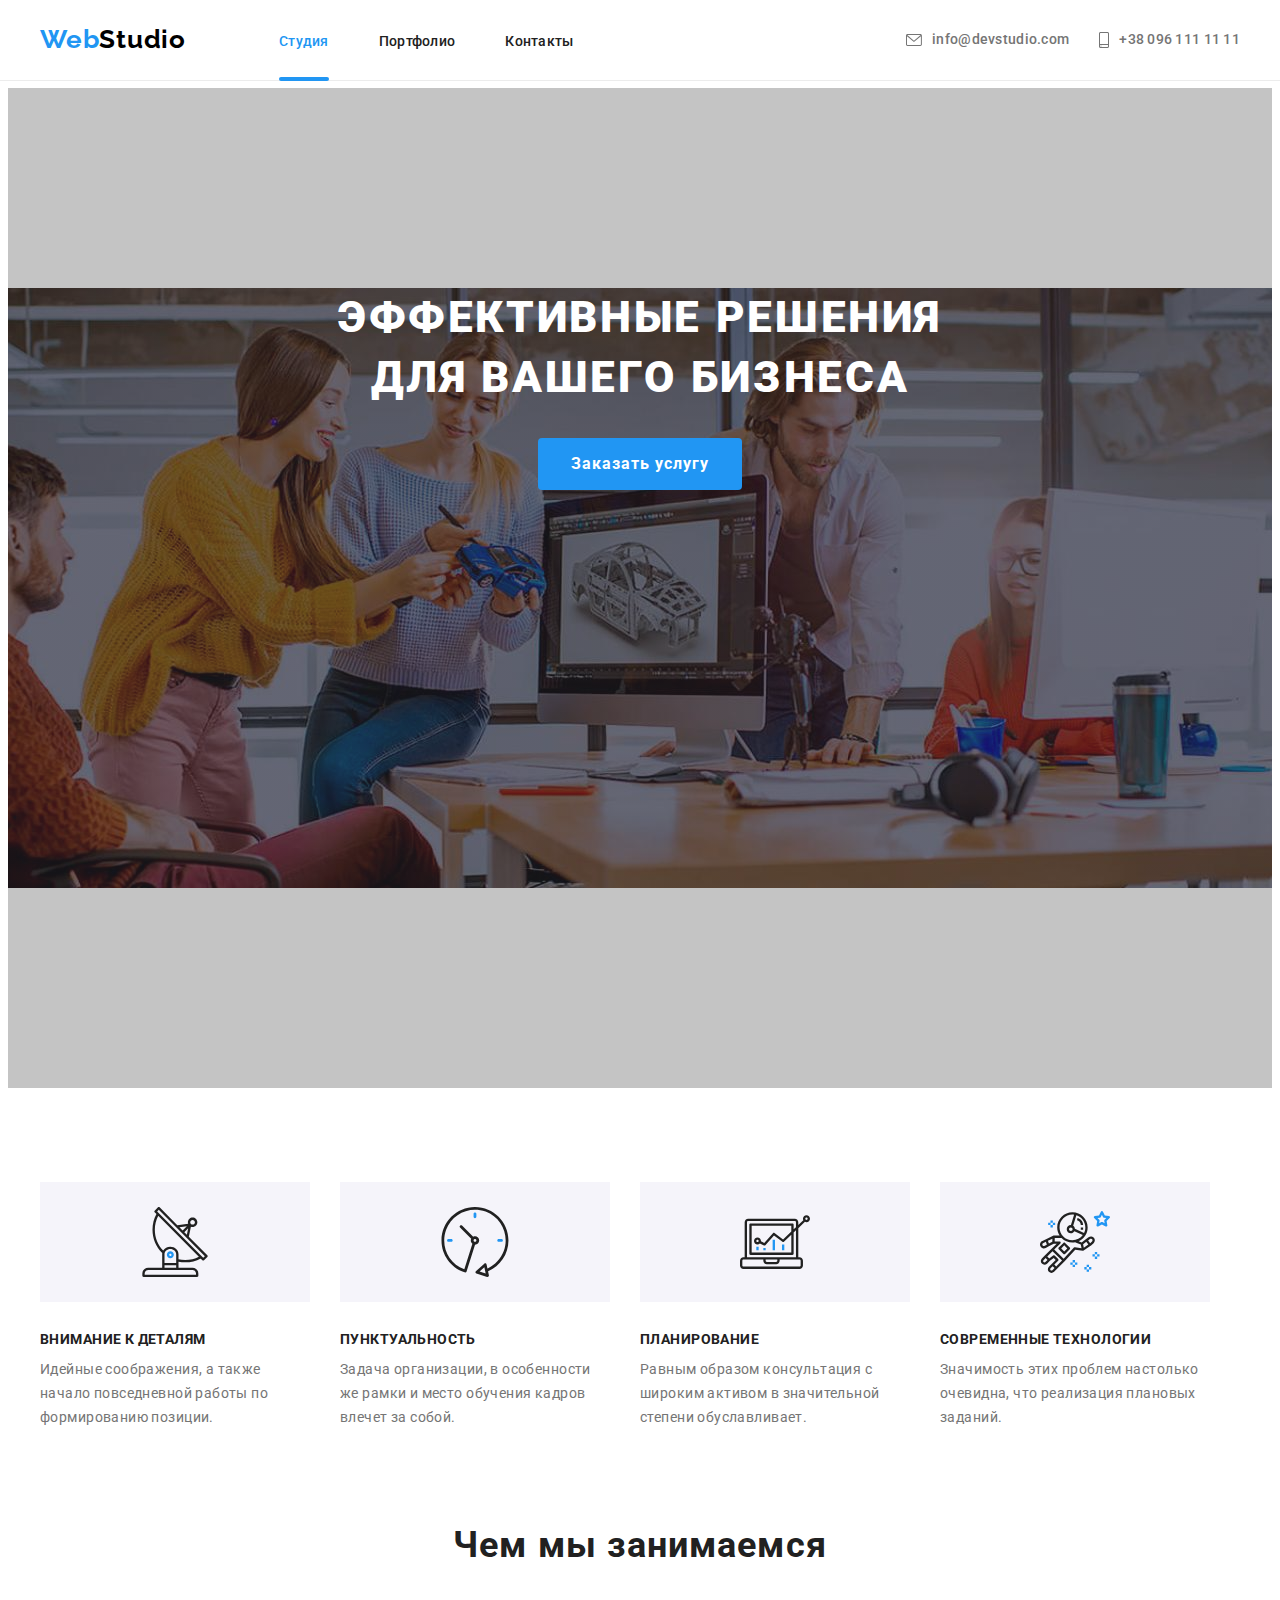
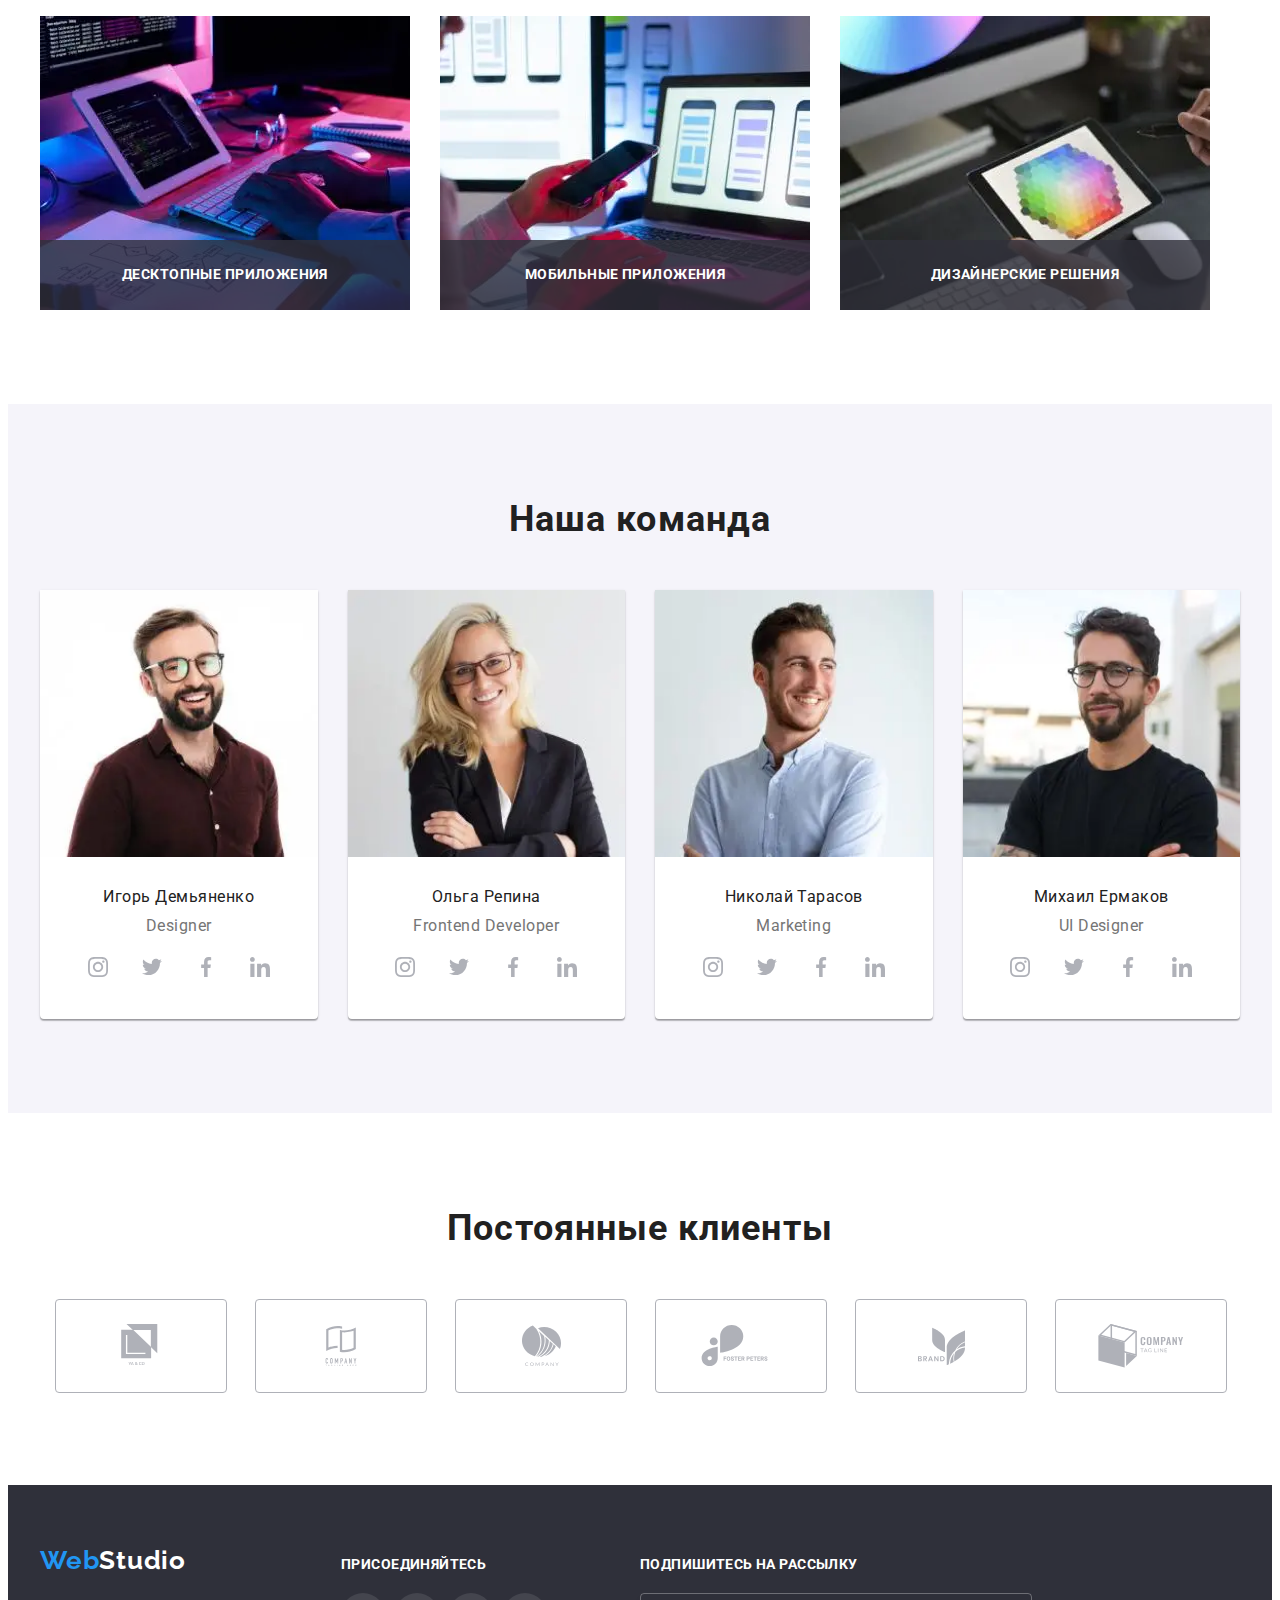
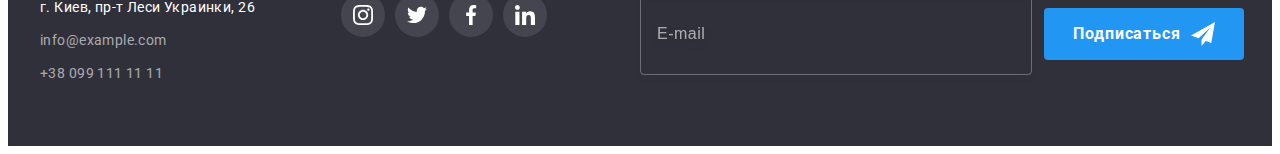
<file: index.html>
<!DOCTYPE html>
<html lang="ru">
  <head>
    <meta charset="UTF-8" />
    <meta http-equiv="X-UA-Compatible" content="IE=edge" />
    <meta name="viewport" content="width=device-width, initial-scale=1.0" />
    <title>Веб-студия</title>
    <link rel="preconnect" href="https://fonts.gstatic.com" />
    <link
      href="https://fonts.googleapis.com/css2?family=Raleway:wght@700&family=Roboto:wght@400;500;700;900&display=swap"
      rel="stylesheet"
    />
    <link
      rel="stylesheet"
      href="https://cdnjs.cloudflare.com/ajax/libs/modern-normalize/1.0.0/modern-normalize.min.css"
      integrity="sha512-ISS7cAi1PEhQ8jnbJpJZMd29NlhNj4AWYyLOSp2CE/CsHxTCu+r+t0D2yoJudVrd0/8fTVPUVDzY5Tvli75u/g=="
      crossorigin="anonymous"
    />
    <link
      rel="stylesheet"
      href="https://cdnjs.cloudflare.com/ajax/libs/animate.css/4.1.1/animate.min.css"
    />
    <link rel="stylesheet" href="./css/main.min.css" />
  </head>

  <body>
    <!-- шапка сайта -->
    <header class="header">
      <div class="container container__header">
        <nav class="navigation">
          <!-- логотип -->
          <a
            href="./index.html"
            class="logo logo_dark-theme link animate__pulse"
            ><span class="logo__acent">Web</span>Studio</a
          >

          <!-- перечень шапка -->
          <ul class="navigation-list list">
            <li class="navigation-list__item">
              <a
                href="./index.html"
                class="navigation-list__link link navigation-list__link_active"
                >Студия</a
              >
            </li>
            <li class="navigation-list__item">
              <a href="./portfolio.html" class="navigation-list__link link"
                >Портфолио</a
              >
            </li>
            <li class="navigation-list__item">
              <a href="#" class="navigation-list__link link">Контакты</a>
            </li>
          </ul>
        </nav>

        <!-- контакты -->
        <ul class="contacts-list list">
          <li class="contacts-list__item">
            <a
              class="contacts-list__link link"
              href="mailto:info@devstudio.com"
              lang="en"
            >
              <!-- иконка для таблетки мэил-->
              <svg
                class="contacts-list__icon-mail-tablet-menu"
                width="14"
                height="10"
              >
                <use
                  href="./images/symbol-defs.svg#icon-mail-tablet-menu"
                ></use>
              </svg>

              <!-- иконка для десктопа мэил-->
              <svg class="contacts-list__icon-mail" width="16" height="12">
                <use href="./images/symbol-defs.svg#icon-mail"></use>
              </svg>
              info@devstudio.com</a
            >
          </li>

          <li class="contacts-list__item">
            <a class="contacts-list__link link" href="tel:+380961111111">
              <!-- иконка для таблетки тел -->
              <svg
                class="contacts-list__icon-tel-tablet-menu"
                width="10"
                height="14"
              >
                <use
                  href="./images/symbol-defs.svg#icon-smartphone-1-tablet-menu"
                ></use>
              </svg>
              <!-- иконка для десктопа тел -->
              <svg class="contacts-list__icon-tel" width="10" height="16">
                <use href="./images/symbol-defs.svg#icon-smartphone-1"></use>
              </svg>
              +38 096 111 11 11</a
            >
          </li>
        </ul>

        <!-- иконка бургер меню -->
        <button type="button" class="burger-menu" data-menu-button>
          <svg class="burger-menu__icon" width="40" height="40">
            <use href="./images/symbol-defs.svg#icon-mobile-menu"></use>
          </svg>
        </button>
      </div>

      <!-- мобильное меню -->
      <div class="mobile-menu" data-menu>
        <nav class="navigation-mobile-menu">
          <ul class="navigation-mobile-menu__list list">
            <li
              class="navigation-mobile-menu__item navigation-mobile-menu__item_active"
            >
              <a href="#" class="navigation-mobile-menu__link link">Студия</a>
            </li>
            <li class="navigation-mobile-menu__item">
              <a
                href="./portfolio.html"
                class="navigation-mobile-menu__link link"
                >Портфолио</a
              >
            </li>
            <li class="navigation-mobile-menu__item">
              <a href="#" class="navigation-mobile-menu__link link">Контакты</a>
            </li>
          </ul>
        </nav>

        <div class="wrapper-mobile-menu">
          <ul class="contacts-mobile-menu-list list">
            <li class="contacts-mobile-menu-list__item">
              <a
                class="contacts-mobile-menu-list__link-tel link"
                href="tel:+380961111111"
              >
                +38 096 111 11 11</a
              >
            </li>

            <li class="contacts-mobile-menu-list__item">
              <a
                class="contacts-mobile-menu-list__link-mail link"
                href="mailto:info@devstudio.com"
                lang="en"
              >
                info@devstudio.com</a
              >
            </li>
          </ul>

          <ul class="social-links-mobile-menu list">
            <li class="social-links-mobile-menu__item">
              <a href="#" class="social-links-mobile-menu__link link"
                >Instagram</a
              >
            </li>
            <li class="social-links-mobile-menu__item">
              <a href="#" class="social-links-mobile-menu__link link"
                >Twitter</a
              >
            </li>
            <li class="social-links-mobile-menu__item">
              <a href="#" class="social-links-mobile-menu__link link"
                >Facebook</a
              >
            </li>
            <li class="social-links-mobile-menu__item">
              <a href="#" class="social-links-mobile-menu__link link"
                >LinkedIn</a
              >
            </li>
          </ul>
        </div>

        <button
          type="button"
          class="close-btn close-btn__mobile"
          data-menu-close
        >
          <svg
            class="close-btn__mobile-icon"
            width="40"
            height="40"
            data-menu-close
          >
            <use href="./images/symbol-defs.svg#icon-close-btn"></use>
          </svg>
        </button>
      </div>
    </header>

    <main>
      <!-- HERO -->
      <section class="hero">
        <div class="container">
          <h1 class="hero__title">Эффективные решения для вашего бизнеса</h1>
          <button
            type="submit"
            class="main-btn main-btn_margin animate__pulse"
            data-modal-open
          >
            Заказать услугу
          </button>
        </div>
      </section>

      <!-- FEATURES-особенности-->
      <section class="features">
        <div class="container">
          <h2 class="visually-hidden">Преимущества</h2>
          <ul class="features-list list">
            <li class="features-list__item">
              <div class="features-list__icon-box">
                <svg class="features-list__icon">
                  <use href="./images/symbol-defs.svg#icon-antenna-1"></use>
                </svg>
              </div>
              <h3 class="features-list__subtitle">Внимание к деталям</h3>
              <p class="features-list__description">
                Идейные соображения, а также начало повседневной работы по
                формированию позиции.
              </p>
            </li>

            <li class="features-list__item">
              <div class="features-list__icon-box">
                <svg class="features-list__icon">
                  <use href="./images/symbol-defs.svg#icon-clock-2"></use>
                </svg>
              </div>
              <h3 class="features-list__subtitle">Пунктуальность</h3>
              <p class="features-list__description">
                Задача организации, в особенности же рамки и место обучения
                кадров влечет за собой.
              </p>
            </li>

            <li class="features-list__item">
              <div class="features-list__icon-box">
                <svg class="features-list__icon">
                  <use href="./images/symbol-defs.svg#icon-diagram-3"></use>
                </svg>
              </div>
              <h3 class="features-list__subtitle">Планирование</h3>
              <p class="features-list__description">
                Равным образом консультация с широким активом в значительной
                степени обуславливает.
              </p>
            </li>

            <li class="features-list__item">
              <div class="features-list__icon-box">
                <svg class="features-list__icon">
                  <use href="./images/symbol-defs.svg#icon-astronaut-4"></use>
                </svg>
              </div>
              <h3 class="features-list__subtitle">Современные технологии</h3>
              <p class="features-list__description">
                Значимость этих проблем настолько очевидна, что реализация
                плановых заданий.
              </p>
            </li>
          </ul>
        </div>
      </section>

      <!-- SPECIALIZATION -->
      <section class="specialization">
        <div class="container">
          <h2 class="title">Чем мы занимаемся</h2>
          <ul class="specialization-list list">
            <li class="specialization-list__item">
              <picture>
                <source
                  srcset="
                    ./images/desktop/specialization/img.webp    1x,
                    ./images/desktop/specialization/img@2x.webp 2x
                  "
                  media="(min-width:1200px)"
                  type="image/webp"
                />
                <source
                  srcset="
                    ./images/desktop/specialization/img.jpg    1x,
                    ./images/desktop/specialization/img@2x.jpg 2x
                  "
                  media="(min-width:1200px)"
                />
                <img
                  src="./images/desktop/specialization/img.jpg"
                  alt="печатает на клавиатуре"
                  width="370"
                  height="294"
                />
              </picture>
              <p class="image-overlay">Десктопные приложения</p>
            </li>

            <li class="specialization-list__item">
              <picture>
                <source
                  srcset="
                    ./images/desktop/specialization/img-1.webp    1x,
                    ./images/desktop/specialization/img@2x-1.webp 2x
                  "
                  media="(min-width:1200px)"
                  type="image/webp"
                />
                <source
                  srcset="
                    ./images/desktop/specialization/img-1.jpg    1x,
                    ./images/desktop/specialization/img@2x-1.jpg 2x
                  "
                  media="(min-width:1200px)"
                />
                <img
                  src="./images/desktop/specialization/img-1.jpg"
                  alt="смотрит в смартфон"
                  width="370"
                  height="294"
                />
              </picture>
              <p class="image-overlay">Мобильные приложения</p>
            </li>

            <li class="specialization-list__item">
              <picture>
                <source
                  srcset="
                    ./images/desktop/specialization/img-2.webp    1x,
                    ./images/desktop/specialization/img@2x-2.webp 2x
                  "
                  media="(min-width:1200px)"
                  type="image/webp"
                />
                <source
                  srcset="
                    ./images/desktop/specialization/img-2.jpg    1x,
                    ./images/desktop/specialization/img@2x-2.jpg 2x
                  "
                  media="(min-width:1200px)"
                />
                <img
                  src="./images/desktop/specialization/img-2.jpg"
                  alt="на планшете шестиугольная цветовая палитра"
                  width="370"
                  height="294"
                />
              </picture>
              <p class="image-overlay">Дизайнерские решения</p>
            </li>
          </ul>
        </div>
      </section>

      <!-- TEAM -->
      <section class="team section">
        <div class="container">
          <h2 class="title">Наша команда</h2>
          <ul class="team-list list">
            <li class="team-list__item">
              <picture>
                <source
                  srcset="
                    ./images/desktop/team/img.webp    1x,
                    ./images/desktop/team/img@2x.webp 2x
                  "
                  media="(min-width:1200px)"
                  type="image/webp"
                />
                <source
                  srcset="
                    ./images/desktop/team/img.jpg    1x,
                    ./images/desktop/team/img@2x.jpg 2x
                  "
                  media="(min-width:1200px)"
                />

                <source
                  srcset="
                    ./images/tablet/team/img.webp    1x,
                    ./images/tablet/team/img@2x.webp 2x
                  "
                  media="(min-width:768px)"
                  type="image/webp"
                />
                <source
                  srcset="
                    ./images/tablet/team/img.jpg    1x,
                    ./images/tablet/team/img@2x.jpg 2x
                  "
                  media="(min-width:768px)"
                />
                <source
                  srcset="
                    ./images/mobile/team/img.webp    1x,
                    ./images/mobile/team/img@2x.webp 2x
                  "
                  media="(min-width:480px)"
                  type="image/webp"
                />
                <source
                  srcset="
                    ./images/mobile/team/img.jpg    1x,
                    ./images/mobile/team/img@2x.jpg 2x
                  "
                  media="(min-width:480px)"
                />
                <img
                  src="./images/mobile/team/img.jpg"
                  alt="мужчина в очках и рубашке цвета бордо"
                />
              </picture>
              <div class="team-list__box">
                <h3 class="team-list__subtitle">Игорь Демьяненко</h3>
                <p lang="en" class="team-list__profession">Designer</p>
                <ul class="social-links list">
                  <li class="social-links__item">
                    <a class="social-links__link" href="#">
                      <svg class="social-links__icon">
                        <use
                          href="./images/symbol-defs.svg#icon-instagram-1"
                        ></use>
                      </svg>
                    </a>
                  </li>

                  <li class="social-links__item">
                    <a class="social-links__link" href="#">
                      <svg class="social-links__icon">
                        <use
                          href="./images/symbol-defs.svg#icon-twitter-2"
                        ></use>
                      </svg>
                    </a>
                  </li>

                  <li class="social-links__item">
                    <a class="social-links__link" href="#">
                      <svg class="social-links__icon">
                        <use
                          href="./images/symbol-defs.svg#icon-facebook-3"
                        ></use>
                      </svg>
                    </a>
                  </li>

                  <li class="social-links__item">
                    <a class="social-links__link" href="#">
                      <svg class="social-links__icon">
                        <use
                          href="./images/symbol-defs.svg#icon-linkedin-4"
                        ></use>
                      </svg>
                    </a>
                  </li>
                </ul>
              </div>
            </li>

            <li class="team-list__item">
              <picture>
                <source
                  srcset="
                    ./images/desktop/team/img-1.webp    1x,
                    ./images/desktop/team/img@2x-1.webp 2x
                  "
                  media="(min-width:1200px)"
                  type="image/webp"
                />
                <source
                  srcset="
                    ./images/desktop/team/img-1.jpg    1x,
                    ./images/desktop/team/img@2x-1.jpg 2x
                  "
                  media="(min-width:1200px)"
                />

                <source
                  srcset="
                    ./images/tablet/team/img-1.webp    1x,
                    ./images/tablet/team/img@2x-1.webp 2x
                  "
                  media="(min-width:768px)"
                  type="image/webp"
                />
                <source
                  srcset="
                    ./images/tablet/team/img-1.jpg    1x,
                    ./images/tablet/team/img@2x-1.jpg 2x
                  "
                  media="(min-width:768px)"
                />
                <source
                  srcset="
                    ./images/mobile/team/img-1.webp    1x,
                    ./images/mobile/team/img@2x-1.webp 2x
                  "
                  media="(min-width:480px)"
                  type="image/webp"
                />
                <source
                  srcset="
                    ./images/mobile/team/img-1.jpg    1x,
                    ./images/mobile/team/img@2x-1.jpg 2x
                  "
                  media="(min-width:480px)"
                />
                <img
                  src="./images/mobile/team/img-1.jpg"
                  alt="женщина в пиджаке и очках"
                />
              </picture>
              <div class="team-list__box">
                <h3 class="team-list__subtitle">Ольга Репина</h3>
                <p lang="en" class="team-list__profession">
                  Frontend Developer
                </p>
                <ul class="social-links list">
                  <li class="social-links__item">
                    <a class="social-links__link" href="#">
                      <svg class="social-links__icon">
                        <use
                          href="./images/symbol-defs.svg#icon-instagram-1"
                        ></use>
                      </svg>
                    </a>
                  </li>

                  <li class="social-links__item">
                    <a class="social-links__link" href="#">
                      <svg class="social-links__icon">
                        <use
                          href="./images/symbol-defs.svg#icon-twitter-2"
                        ></use>
                      </svg>
                    </a>
                  </li>

                  <li class="social-links__item">
                    <a class="social-links__link" href="#">
                      <svg class="social-links__icon">
                        <use
                          href="./images/symbol-defs.svg#icon-facebook-3"
                        ></use>
                      </svg>
                    </a>
                  </li>

                  <li class="social-links__item">
                    <a class="social-links__link" href="#">
                      <svg class="social-links__icon">
                        <use
                          href="./images/symbol-defs.svg#icon-linkedin-4"
                        ></use>
                      </svg>
                    </a>
                  </li>
                </ul>
              </div>
            </li>

            <li class="team-list__item">
              <picture>
                <source
                  srcset="
                    ./images/desktop/team/img-2.webp    1x,
                    ./images/desktop/team/img@2x-2.webp 2x
                  "
                  media="(min-width:1200px)"
                  type="image/webp"
                />
                <source
                  srcset="
                    ./images/desktop/team/img-2.jpg    1x,
                    ./images/desktop/team/img@2x-2.jpg 2x
                  "
                  media="(min-width:1200px)"
                />

                <source
                  srcset="
                    ./images/tablet/team/img-2.webp    1x,
                    ./images/tablet/team/img@2x-2.webp 2x
                  "
                  media="(min-width:768px)"
                  type="image/webp"
                />
                <source
                  srcset="
                    ./images/tablet/team/img-2.jpg    1x,
                    ./images/tablet/team/img@2x-2.jpg 2x
                  "
                  media="(min-width:768px)"
                />
                <source
                  srcset="
                    ./images/mobile/team/img-2.webp    1x,
                    ./images/mobile/team/img@2x-2.webp 2x
                  "
                  media="(min-width:480px)"
                  type="image/webp"
                />
                <source
                  srcset="
                    ./images/mobile/team/img-2.jpg    1x,
                    ./images/mobile/team/img@2x-2.jpg 2x
                  "
                  media="(min-width:480px)"
                />
                <img
                  src="./images/mobile/team/img-2.jpg"
                  alt="мужчина в голубой рубашке"
                />
              </picture>
              <div class="team-list__box">
                <h3 class="team-list__subtitle">Николай Тарасов</h3>
                <p lang="en" class="team-list__profession">Marketing</p>
                <ul class="social-links list">
                  <li class="social-links__item">
                    <a class="social-links__link" href="#">
                      <svg class="social-links__icon">
                        <use
                          href="./images/symbol-defs.svg#icon-instagram-1"
                        ></use>
                      </svg>
                    </a>
                  </li>

                  <li class="social-links__item">
                    <a class="social-links__link" href="#">
                      <svg class="social-links__icon">
                        <use
                          href="./images/symbol-defs.svg#icon-twitter-2"
                        ></use>
                      </svg>
                    </a>
                  </li>

                  <li class="social-links__item">
                    <a class="social-links__link" href="#">
                      <svg class="social-links__icon">
                        <use
                          href="./images/symbol-defs.svg#icon-facebook-3"
                        ></use>
                      </svg>
                    </a>
                  </li>

                  <li class="social-links__item">
                    <a class="social-links__link" href="#">
                      <svg class="social-links__icon">
                        <use
                          href="./images/symbol-defs.svg#icon-linkedin-4"
                        ></use>
                      </svg>
                    </a>
                  </li>
                </ul>
              </div>
            </li>

            <li class="team-list__item">
              <picture>
                <source
                  srcset="
                    ./images/desktop/team/img-3.webp    1x,
                    ./images/desktop/team/img@2x-3.webp 2x
                  "
                  media="(min-width:1200px)"
                  type="image/webp"
                />
                <source
                  srcset="
                    ./images/desktop/team/img-3.jpg    1x,
                    ./images/desktop/team/img@2x-3.jpg 2x
                  "
                  media="(min-width:1200px)"
                />

                <source
                  srcset="
                    ./images/tablet/team/img-3.webp    1x,
                    ./images/tablet/team/img@2x-3.webp 2x
                  "
                  media="(min-width:768px)"
                  type="image/webp"
                />
                <source
                  srcset="
                    ./images/tablet/team/img-3.jpg    1x,
                    ./images/tablet/team/img@2x-3.jpg 2x
                  "
                  media="(min-width:768px)"
                />
                <source
                  srcset="
                    ./images/mobile/team/img-3.webp    1x,
                    ./images/mobile/team/img@2x-3.webp 2x
                  "
                  media="(min-width:480px)"
                  type="image/webp"
                />
                <source
                  srcset="
                    ./images/mobile/team/img-3.jpg    1x,
                    ./images/mobile/team/img@2x-3.jpg 2x
                  "
                  media="(min-width:480px)"
                />
                <img
                  src="./images/mobile/team/img-3.jpg"
                  alt="мужчина в черной футболке и очках"
                />
              </picture>
              <div class="team-list__box">
                <h3 class="team-list__subtitle">Михаил Ермаков</h3>
                <p lang="en" class="team-list__profession">UI Designer</p>
                <ul class="social-links list">
                  <li class="social-links__item">
                    <a class="social-links__link" href="#">
                      <svg class="social-links__icon">
                        <use
                          href="./images/symbol-defs.svg#icon-instagram-1"
                        ></use>
                      </svg>
                    </a>
                  </li>

                  <li class="social-links__item">
                    <a class="social-links__link" href="#">
                      <svg class="social-links__icon">
                        <use
                          href="./images/symbol-defs.svg#icon-twitter-2"
                        ></use>
                      </svg>
                    </a>
                  </li>

                  <li class="social-links__item">
                    <a class="social-links__link" href="#">
                      <svg class="social-links__icon">
                        <use
                          href="./images/symbol-defs.svg#icon-facebook-3"
                        ></use>
                      </svg>
                    </a>
                  </li>

                  <li class="social-links__item">
                    <a class="social-links__link" href="#">
                      <svg class="social-links__icon">
                        <use
                          href="./images/symbol-defs.svg#icon-linkedin-4"
                        ></use>
                      </svg>
                    </a>
                  </li>
                </ul>
              </div>
            </li>
          </ul>
        </div>
      </section>

      <!-- CLIENTS -->
      <section class="clients section">
        <div class="container">
          <h2 class="title">Постоянные клиенты</h2>
          <ul class="clients-list list">
            <li class="clients-list__item">
              <a class="clients-list__link" href="#">
                <svg class="clients-list__icon" width="44" height="48">
                  <use href="./images/symbol-defs.svg#icon-logo-1"></use>
                </svg>
              </a>
            </li>

            <li class="clients-list__item">
              <a class="clients-list__link" href="#">
                <svg class="clients-list__icon" width="40" height="52">
                  <use href="./images/symbol-defs.svg#icon-logo-2"></use>
                </svg>
              </a>
            </li>

            <li class="clients-list__item">
              <a class="clients-list__link" href="#">
                <svg class="clients-list__icon" width="41" height="42">
                  <use href="./images/symbol-defs.svg#icon-logo-3"></use>
                </svg>
              </a>
            </li>

            <li class="clients-list__item">
              <a class="clients-list__link" href="#">
                <svg class="clients-list__icon" width="80" height="42">
                  <use href="./images/symbol-defs.svg#icon-logo-4"></use>
                </svg>
              </a>
            </li>

            <li class="clients-list__item">
              <a class="clients-list__link" href="#">
                <svg class="clients-list__icon" width="59" height="47">
                  <use href="./images/symbol-defs.svg#icon-logo-5"></use>
                </svg>
              </a>
            </li>

            <li class="clients-list__item">
              <a class="clients-list__link" href="#">
                <svg class="clients-list__icon" width="88" height="44">
                  <use href="./images/symbol-defs.svg#icon-logo-6"></use>
                </svg>
              </a>
            </li>
          </ul>
        </div>
      </section>
    </main>

    <!-- подвал/FOOTER -->
    <footer class="footer">
      <div class="container container__footer">
        <div class="footer-box">
          <div class="footer-address-box">
            <a
              href="./index.html"
              class="logo logo_light-theme link animate__pulse"
              ><span class="logo__acent">Web</span>Studio</a
            >
            <address class="footer-address address">
              <ul class="address-list list">
                <li class="address-list__item">
                  <a
                    class="address-list__link address-list__link-map link"
                    href="https://goo.gl/maps/CKRgckwpeQfigATv9"
                    rel="noopener noofollow"
                    target="_blank"
                    >г. Киев, пр-т Леси Украинки, 26</a
                  >
                </li>

                <li class="address-list__item">
                  <a
                    class="address-list__link link"
                    href="mailto:info@example.com"
                    >info@example.com</a
                  >
                </li>

                <li class="address-list__item">
                  <a class="address-list__link link" href="tel:+380991111111"
                    >+38 099 111 11 11</a
                  >
                </li>
              </ul>
            </address>
          </div>

          <!-- присоединяйтесь -->
          <div class="footer-case">
            <b class="footer-description">присоединяйтесь</b>
            <ul class="social-links list">
              <li class="social-links__item">
                <a class="social-links__link social-links__link_color" href="#">
                  <svg class="social-links__icon">
                    <use href="./images/symbol-defs.svg#icon-instagram-1"></use>
                  </svg>
                </a>
              </li>

              <li class="social-links__item">
                <a class="social-links__link social-links__link_color" href="#">
                  <svg class="social-links__icon">
                    <use href="./images/symbol-defs.svg#icon-twitter-2"></use>
                  </svg>
                </a>
              </li>

              <li class="social-links__item">
                <a class="social-links__link social-links__link_color" href="#">
                  <svg class="social-links__icon">
                    <use href="./images/symbol-defs.svg#icon-facebook-3"></use>
                  </svg>
                </a>
              </li>

              <li class="social-links__item">
                <a class="social-links__link social-links__link_color" href="#">
                  <svg class="social-links__icon">
                    <use href="./images/symbol-defs.svg#icon-linkedin-4"></use>
                  </svg>
                </a>
              </li>
            </ul>
          </div>
        </div>

        <!-- подпишитесь на рассылку -->
        <div class="footer-subscribe">
          <b class="footer-description">Подпишитесь на рассылку</b>
          <form class="subscribe-form" action="#" autocomplete="off">
            <label
              ><input
                class="subscribe-form__input"
                type="email"
                name="email"
                placeholder="E-mail"
            /></label>

            <button
              class="main-btn footer-btn animate__pulse"
              type="submit"
              type="reset"
            >
              Подписаться
              <svg class="subscribe-form__icon" width="24" height="24">
                <use href="./images/symbol-defs.svg#icon-icon-send"></use>
              </svg>
            </button>
          </form>
        </div>
      </div>
    </footer>

    <!-- МОДАЛЬНОЕ ОКНО -->
    <div class="backdrop is-hidden" data-modal>
      <div class="modal">
        <b class="modal__modal-description"
          >Оставьте свои данные, мы вам перезвоним</b
        >
        <form class="modal-form" action="#">
          <label class="modal-form__label"
            >Имя
            <span class="modal-form__input-box">
              <input class="modal-form__input" type="text" name="user-name" />
              <svg class="modal-form__icon">
                <use href="./images/symbol-defs.svg#icon-person-black"></use>
              </svg>
            </span>
          </label>

          <label class="modal-form__label"
            >Телефон
            <span class="modal-form__input-box">
              <input
                class="modal-form__input"
                type="tel"
                name="user-phone"
                pattern="[0-9]{3}-[0-9]{3}-[0-9]{2}-[0-9]{2}"
                title="093-629-70-70"
              />
              <svg class="modal-form__icon">
                <use href="./images/symbol-defs.svg#icon-phone-black"></use>
              </svg>
            </span>
          </label>

          <label class="modal-form__label"
            >Почта
            <span class="modal-form__input-box">
              <input
                class="modal-form__input"
                type="email"
                name="user-mail"
                autocomplete="off"
              />
              <svg class="modal-form__icon">
                <use href="./images/symbol-defs.svg#icon-email-black"></use>
              </svg>
            </span>
          </label>

          <label class="modal-form__label modal-form__label_mb"
            >Комментарий
            <textarea
              class="modal-form__textarea"
              name="user-comment"
              placeholder="Введите текст"
            ></textarea>
          </label>

          <!-- checkbox -->
          <input
            class="modal-checkbox visually-hidden"
            id="user-choice"
            type="checkbox"
            name="agreement"
          />
          <label for="user-choice" class="modal-checkbox__agreement">
            <span class="agreement-box">
              Соглашаюсь с рассылкой и принимаю&nbsp;<a
                class="modal-checkbox__agreement-link"
                href="#"
                >Условия договора</a
              >
            </span>
          </label>
          <button type="submit" class="main-btn modal-btn animate__pulse">
            Отправить
          </button>
        </form>
        <button
          type="button"
          class="close-btn close-btn__modal"
          data-modal-close
        >
          <svg class="close-btn__modal-icon" width="30" height="30">
            <use href="./images/symbol-defs.svg#icon-close-btn"></use>
          </svg>
        </button>
      </div>
    </div>

    <!-- JS -->
    <script src="./js/mobile-menu.js"></script>
    <script src="./js/modal.js"></script>
  </body>
</html>
</file>
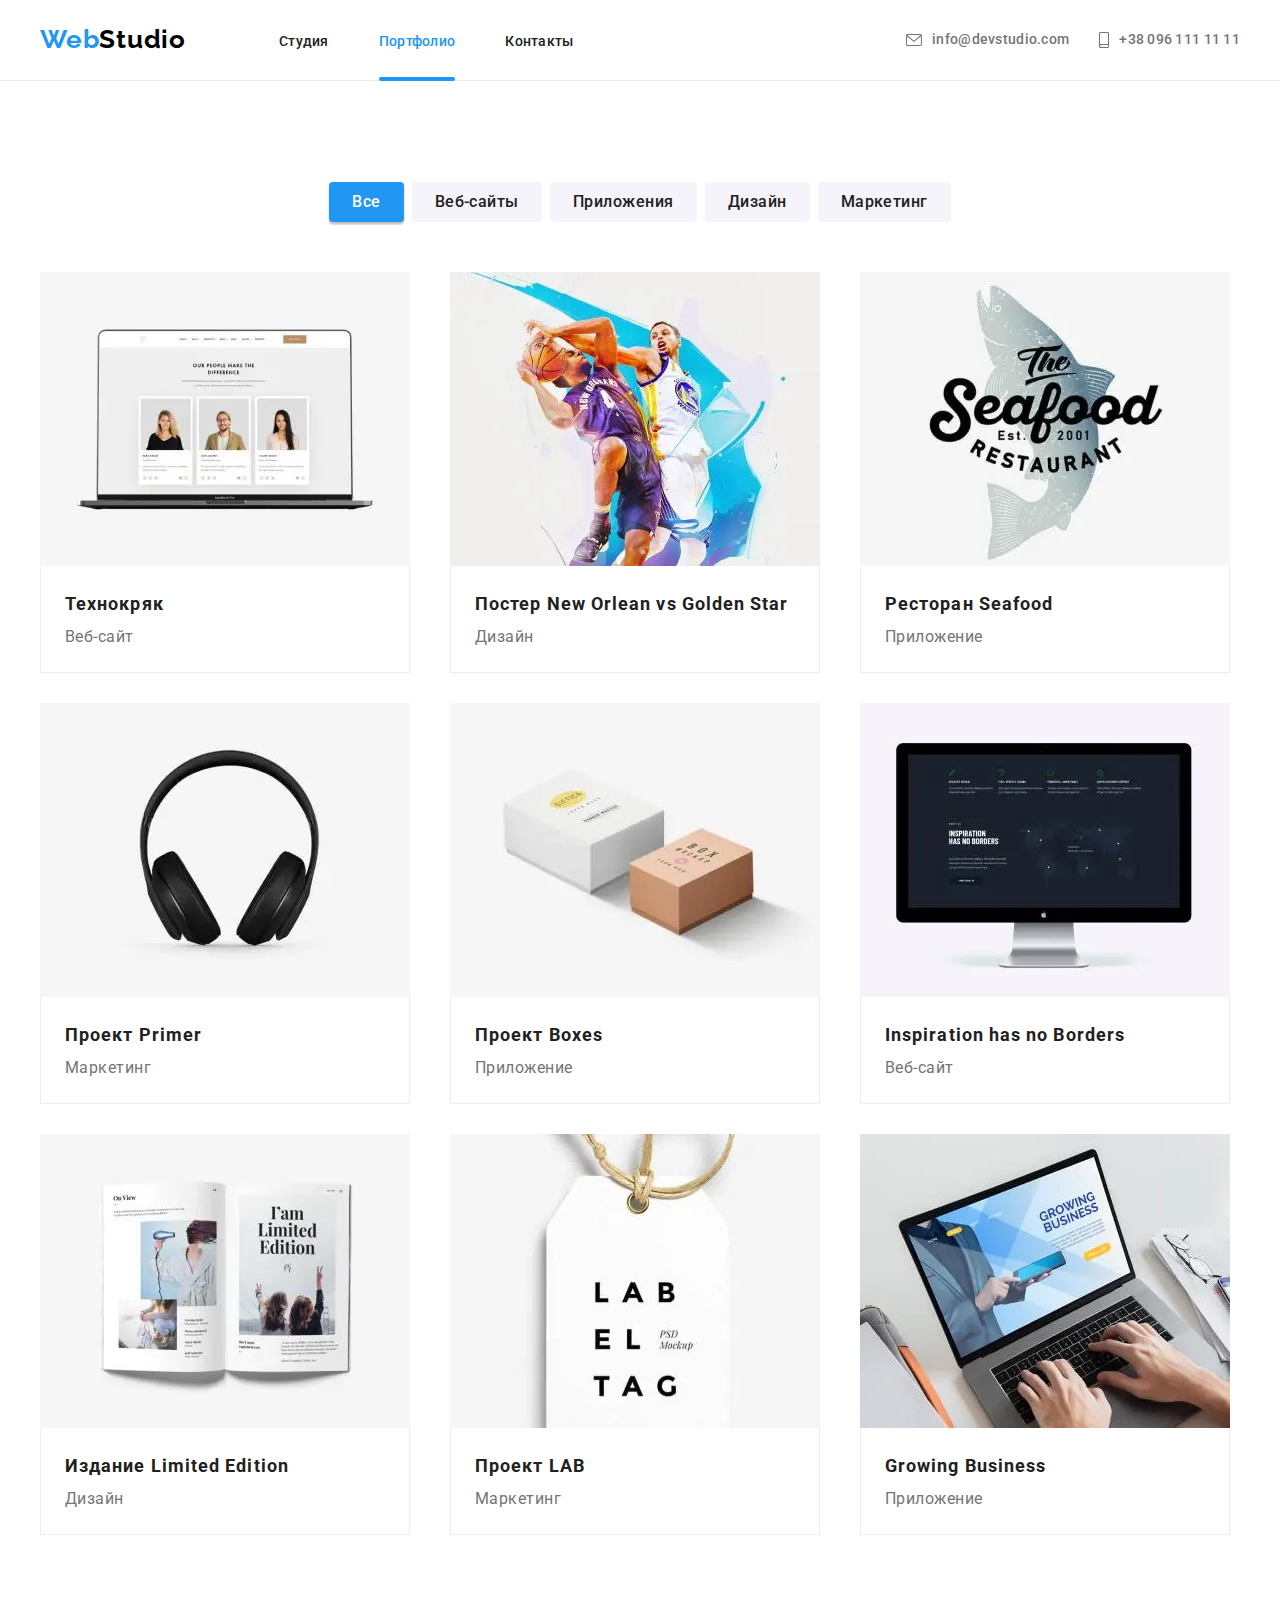
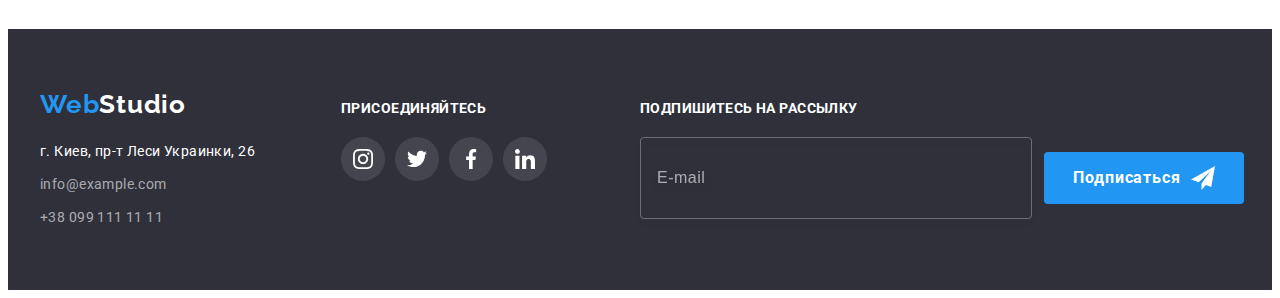
<file: portfolio.html>
<!DOCTYPE html>
<html lang="ru">
  <head>
    <meta charset="UTF-8" />
    <meta http-equiv="X-UA-Compatible" content="IE=edge" />
    <meta name="viewport" content="width=device-width, initial-scale=1.0" />
    <title>Веб-студия</title>
    <link rel="preconnect" href="https://fonts.gstatic.com" />
    <link
      href="https://fonts.googleapis.com/css2?family=Raleway:wght@700&family=Roboto:wght@400;500;700;900&display=swap"
      rel="stylesheet"
    />
    <link
      rel="stylesheet"
      href="https://cdnjs.cloudflare.com/ajax/libs/modern-normalize/1.0.0/modern-normalize.min.css"
      integrity="sha512-ISS7cAi1PEhQ8jnbJpJZMd29NlhNj4AWYyLOSp2CE/CsHxTCu+r+t0D2yoJudVrd0/8fTVPUVDzY5Tvli75u/g=="
      crossorigin="anonymous"
    />
    <link
      rel="stylesheet"
      href="https://cdnjs.cloudflare.com/ajax/libs/animate.css/4.1.1/animate.min.css"
    />
    <link rel="stylesheet" href="./css/portfolio.min.css" />
  </head>

  <body>
    <!-- шапка сайта -->
    <header class="header">
      <div class="container container__header">
        <nav class="navigation">
          <!-- логотип -->
          <a
            href="./index.html"
            class="logo logo_dark-theme link animate__pulse"
            ><span class="logo__acent">Web</span>Studio</a
          >

          <!-- перечень шапка -->
          <ul class="navigation-list list">
            <li class="navigation-list__item">
              <a href="./index.html" class="navigation-list__link link"
                >Студия</a
              >
            </li>
            <li class="navigation-list__item">
              <a
                href="./portfolio.html"
                class="navigation-list__link link navigation-list__link_active"
                >Портфолио</a
              >
            </li>
            <li class="navigation-list__item">
              <a href="#" class="navigation-list__link link">Контакты</a>
            </li>
          </ul>
        </nav>

        <!-- контакты -->
        <ul class="contacts-list list">
          <li class="contacts-list__item">
            <a
              class="contacts-list__link link"
              href="mailto:info@devstudio.com"
              lang="en"
            >
              <!-- иконка для таблетки мэил-->
              <svg
                class="contacts-list__icon-mail-tablet-menu"
                width="14"
                height="10"
              >
                <use
                  href="./images/symbol-defs.svg#icon-mail-tablet-menu"
                ></use>
              </svg>

              <!-- иконка для десктопа мэил-->
              <svg class="contacts-list__icon-mail" width="16" height="12">
                <use href="./images/symbol-defs.svg#icon-mail"></use>
              </svg>
              info@devstudio.com</a
            >
          </li>

          <li class="contacts-list__item">
            <a class="contacts-list__link link" href="tel:+380961111111">
              <!-- иконка для таблетки тел -->
              <svg
                class="contacts-list__icon-tel-tablet-menu"
                width="10"
                height="14"
              >
                <use
                  href="./images/symbol-defs.svg#icon-smartphone-1-tablet-menu"
                ></use>
              </svg>
              <!-- иконка для десктопа тел -->
              <svg class="contacts-list__icon-tel" width="10" height="16">
                <use href="./images/symbol-defs.svg#icon-smartphone-1"></use>
              </svg>
              +38 096 111 11 11</a
            >
          </li>
        </ul>

        <!-- иконка бургер меню -->
        <button type="button" class="burger-menu" data-menu-button>
          <svg class="burger-menu__icon" width="40" height="40">
            <use href="./images/symbol-defs.svg#icon-mobile-menu"></use>
          </svg>
        </button>
      </div>

      <!-- мобильное меню -->
      <div class="mobile-menu" data-menu>
        <nav class="navigation-mobile-menu">
          <ul class="navigation-mobile-menu__list list">
            <li class="navigation-mobile-menu__item">
              <a href="./index.html" class="navigation-mobile-menu__link link"
                >Студия</a
              >
            </li>
            <li
              class="navigation-mobile-menu__item navigation-mobile-menu__item_active"
            >
              <a
                href="./portfolio.html"
                class="navigation-mobile-menu__link link"
                >Портфолио</a
              >
            </li>
            <li class="navigation-mobile-menu__item">
              <a href="#" class="navigation-mobile-menu__link link">Контакты</a>
            </li>
          </ul>
        </nav>

        <div class="wrapper-mobile-menu">
          <ul class="contacts-mobile-menu-list list">
            <li class="contacts-mobile-menu-list__item">
              <a
                class="contacts-mobile-menu-list__link-tel link"
                href="tel:+380961111111"
              >
                +38 096 111 11 11</a
              >
            </li>

            <li class="contacts-mobile-menu-list__item">
              <a
                class="contacts-mobile-menu-list__link-mail link"
                href="mailto:info@devstudio.com"
                lang="en"
              >
                info@devstudio.com</a
              >
            </li>
          </ul>

          <ul class="social-links-mobile-menu list">
            <li class="social-links-mobile-menu__item">
              <a href="#" class="social-links-mobile-menu__link link"
                >Instagram</a
              >
            </li>
            <li class="social-links-mobile-menu__item">
              <a href="#" class="social-links-mobile-menu__link link"
                >Twitter</a
              >
            </li>
            <li class="social-links-mobile-menu__item">
              <a href="#" class="social-links-mobile-menu__link link"
                >Facebook</a
              >
            </li>
            <li class="social-links-mobile-menu__item">
              <a href="#" class="social-links-mobile-menu__link link"
                >LinkedIn</a
              >
            </li>
          </ul>
        </div>

        <button
          type="button"
          class="close-btn close-btn__mobile"
          data-menu-close
        >
          <svg
            class="close-btn__mobile-icon"
            width="40"
            height="40"
            data-menu-close
          >
            <use href="./images/symbol-defs.svg#icon-close-btn"></use>
          </svg>
        </button>
      </div>
    </header>

    <main>
      <!-- FILTER - кнопки/навигация фильтра -->
      <section class="filter section">
        <div class="container">
          <h1 class="visually-hidden">Портфолио</h1>
          <ul class="filter-list list">
            <li class="filter-list__item">
              <button type="submit" class="filter-btn filter-btn_active">
                Все
              </button>
            </li>

            <li class="filter-list__item">
              <button type="submit" class="filter-btn">Веб-сайты</button>
            </li>

            <li class="filter-list__item">
              <button type="submit" class="filter-btn">Приложения</button>
            </li>

            <li class="filter-list__item">
              <button type="submit" class="filter-btn">Дизайн</button>
            </li>

            <li class="filter-list__item">
              <button type="submit" class="filter-btn">Маркетинг</button>
            </li>
          </ul>
        </div>

        <!-- CARDS - позиции/карточки фильтра -->
        <div class="container">
          <h2 class="visually-hidden">Фильтр на странице</h2>
          <ul class="cards-list list">
            <li class="cards-list__item">
              <a href="#" class="cards-list__link link">
                <div class="cards-overlay">
                  <picture>
                    <source
                      class="portfolio-image"
                      srcset="
                        ./images/desktop/portfolio/img.webp    1x,
                        ./images/desktop/portfolio/img@2x.webp 2x
                      "
                      media="(min-width:1200px)"
                      type="image/webp"
                    />
                    <source
                      class="portfolio-image"
                      srcset="
                        ./images/desktop/portfolio/img.jpg    1x,
                        ./images/desktop/portfolio/img@2x.jpg 2x
                      "
                      media="(min-width:1200px)"
                    />
                    <source
                      class="portfolio-image"
                      srcset="
                        ./images/tablet/portfolio/img.webp    1x,
                        ./images/tablet/portfolio/img@2x.webp 2x
                      "
                      media="(min-width:768px)"
                      type="image/webp"
                    />
                    <source
                      class="portfolio-image"
                      srcset="
                        ./images/tablet/portfolio/img.jpg    1x,
                        ./images/tablet/portfolio/img@2x.jpg 2x
                      "
                      media="(min-width:768px)"
                    />
                    <source
                      class="portfolio-image"
                      srcset="
                        ./images/mobile/portfolio/img.webp    1x,
                        ./images/mobile/portfolio/img@2x.webp 2x
                      "
                      media="(min-width:480px)"
                      type="image/webp"
                    />
                    <source
                      class="portfolio-image"
                      srcset="
                        ./images/mobile/portfolio/img.jpg    1x,
                        ./images/mobile/portfolio/img@2x.jpg 2x
                      "
                      media="(min-width:480px)"
                    />
                    <img
                      src="./images/mobile/portfolio/img.jpg"
                      alt="открытый ноутбук с изображением"
                    />
                  </picture>
                  <p class="cards-overlay__description">
                    Технокряк это современная площадка распространения
                    коронавируса. Компании используют эту платформу для
                    цифрового шпионажа и атак на защищённые сервера конкурентов.
                  </p>
                </div>
                <div class="cards-list__box">
                  <h3 class="cards-list__title">Технокряк</h3>
                  <p class="cards-list__description">Веб-сайт</p>
                </div>
              </a>
            </li>

            <li class="cards-list__item">
              <a href="#" class="cards-list__link link">
                <div class="cards-overlay">
                  <picture>
                    <source
                      srcset="
                        ./images/desktop/portfolio/img-1.webp    1x,
                        ./images/desktop/portfolio/img@2x-1.webp 2x
                      "
                      media="(min-width:1200px)"
                      type="image/webp"
                    />
                    <source
                      srcset="
                        ./images/desktop/portfolio/img-1.jpg    1x,
                        ./images/desktop/portfolio/img@2x-1.jpg 2x
                      "
                      media="(min-width:1200px)"
                    />
                    <source
                      srcset="
                        ./images/tablet/portfolio/img-1.webp    1x,
                        ./images/tablet/portfolio/img@2x-1.webp 2x
                      "
                      media="(min-width:768px)"
                      type="image/webp"
                    />
                    <source
                      srcset="
                        ./images/tablet/portfolio/img-1.jpg    1x,
                        ./images/tablet/portfolio/img@2x-1.jpg 2x
                      "
                      media="(min-width:768px)"
                    />
                    <source
                      srcset="
                        ./images/mobile/portfolio/img-1.webp    1x,
                        ./images/mobile/portfolio/img@2x-1.webp 2x
                      "
                      media="(min-width:480px)"
                      type="image/webp"
                    />
                    <source
                      srcset="
                        ./images/mobile/portfolio/img-1.jpg    1x,
                        ./images/mobile/portfolio/img@2x-1.jpg 2x
                      "
                      media="(min-width:480px)"
                    />
                    <img
                      src="./images/mobile/portfolio/img-1.jpg"
                      alt="постер два баскетболиста"
                    />
                  </picture>

                  <p class="cards-overlay__description">
                    Технокряк это современная площадка распространения
                    коронавируса. Компании используют эту платформу для
                    цифрового шпионажа и атак на защищённые сервера конкурентов.
                  </p>
                </div>
                <div class="cards-list__box">
                  <h3 class="cards-list__title">
                    Постер<span lang="en"> New Orlean vs Golden Star</span>
                  </h3>
                  <p class="cards-list__description">Дизайн</p>
                </div>
              </a>
            </li>

            <li class="cards-list__item">
              <a href="#" class="cards-list__link link">
                <div class="cards-overlay">
                  <picture>
                    <source
                      srcset="
                        ./images/desktop/portfolio/img-2.webp    1x,
                        ./images/desktop/portfolio/img@2x-2.webp 2x
                      "
                      media="(min-width:1200px)"
                      type="image/webp"
                    />
                    <source
                      srcset="
                        ./images/desktop/portfolio/img-2.jpg    1x,
                        ./images/desktop/portfolio/img@2x-2.jpg 2x
                      "
                      media="(min-width:1200px)"
                    />
                    <source
                      srcset="
                        ./images/tablet/portfolio/img-2.webp    1x,
                        ./images/tablet/portfolio/img@2x-2.webp 2x
                      "
                      media="(min-width:768px)"
                      type="image/webp"
                    />
                    <source
                      srcset="
                        ./images/tablet/portfolio/img-2.jpg    1x,
                        ./images/tablet/portfolio/img@2x-2.jpg 2x
                      "
                      media="(min-width:768px)"
                    />
                    <source
                      srcset="
                        ./images/mobile/portfolio/img-2.webp    1x,
                        ./images/mobile/portfolio/img@2x-2.webp 2x
                      "
                      media="(min-width:480px)"
                      type="image/webp"
                    />
                    <source
                      srcset="
                        ./images/mobile/portfolio/img-2.jpg    1x,
                        ./images/mobile/portfolio/img@2x-2.jpg 2x
                      "
                      media="(min-width:480px)"
                    />
                    <img
                      src="./images/mobile/portfolio/img-2.jpg"
                      alt="логотип ресторана"
                    />
                  </picture>
                  <p class="cards-overlay__description">
                    Технокряк это современная площадка распространения
                    коронавируса. Компании используют эту платформу для
                    цифрового шпионажа и атак на защищённые сервера конкурентов.
                  </p>
                </div>
                <div class="cards-list__box">
                  <h3 class="cards-list__title">
                    Ресторан<span lang="en"> Seafood</span>
                  </h3>
                  <p class="cards-list__description">Приложение</p>
                </div>
              </a>
            </li>

            <li class="cards-list__item">
              <a href="#" class="cards-list__link link">
                <div class="cards-overlay">
                  <picture>
                    <source
                      srcset="
                        ./images/desktop/portfolio/img-3.webp    1x,
                        ./images/desktop/portfolio/img@2x-3.webp 2x
                      "
                      media="(min-width:1200px)"
                      type="image/webp"
                    />
                    <source
                      srcset="
                        ./images/desktop/portfolio/img-3.jpg    1x,
                        ./images/desktop/portfolio/img@2x-3.jpg 2x
                      "
                      media="(min-width:1200px)"
                    />
                    <source
                      srcset="
                        ./images/tablet/portfolio/img-3.webp    1x,
                        ./images/tablet/portfolio/img@2x-3.webp 2x
                      "
                      media="(min-width:768px)"
                      type="image/webp"
                    />
                    <source
                      srcset="
                        ./images/tablet/portfolio/img-3.jpg    1x,
                        ./images/tablet/portfolio/img@2x-3.jpg 2x
                      "
                      media="(min-width:768px)"
                    />
                    <source
                      srcset="
                        ./images/mobile/portfolio/img-3.webp    1x,
                        ./images/mobile/portfolio/img@2x-3.webp 2x
                      "
                      media="(min-width:480px)"
                      type="image/webp"
                    />
                    <source
                      srcset="
                        ./images/mobile/portfolio/img-3.jpg    1x,
                        ./images/mobile/portfolio/img@2x-3.jpg 2x
                      "
                      media="(min-width:480px)"
                    />
                    <img
                      src="./images/mobile/portfolio/img-3.jpg"
                      alt="изображение наушников"
                    />
                  </picture>
                  <p class="cards-overlay__description">
                    Технокряк это современная площадка распространения
                    коронавируса. Компании используют эту платформу для
                    цифрового шпионажа и атак на защищённые сервера конкурентов.
                  </p>
                </div>
                <div class="cards-list__box">
                  <h3 class="cards-list__title">
                    Проект<span lang="en"> Primer</span>
                  </h3>
                  <p class="cards-list__description">Маркетинг</p>
                </div>
              </a>
            </li>

            <li class="cards-list__item">
              <a href="#" class="cards-list__link link">
                <div class="cards-overlay">
                  <picture>
                    <source
                      srcset="
                        ./images/desktop/portfolio/img-4.webp    1x,
                        ./images/desktop/portfolio/img@2x-4.webp 2x
                      "
                      media="(min-width:1200px)"
                      type="image/webp"
                    />
                    <source
                      srcset="
                        ./images/desktop/portfolio/img-4.jpg    1x,
                        ./images/desktop/portfolio/img@2x-4.jpg 2x
                      "
                      media="(min-width:1200px)"
                    />
                    <source
                      srcset="
                        ./images/tablet/portfolio/img-4.webp    1x,
                        ./images/tablet/portfolio/img@2x-4.webp 2x
                      "
                      media="(min-width:768px)"
                      type="image/webp"
                    />
                    <source
                      srcset="
                        ./images/tablet/portfolio/img-4.jpg    1x,
                        ./images/tablet/portfolio/img@2x-4.jpg 2x
                      "
                      media="(min-width:768px)"
                    />
                    <source
                      srcset="
                        ./images/mobile/portfolio/img-4.webp    1x,
                        ./images/mobile/portfolio/img@2x-4.webp 2x
                      "
                      media="(min-width:480px)"
                      type="image/webp"
                    />
                    <source
                      srcset="
                        ./images/mobile/portfolio/img-4.jpg    1x,
                        ./images/mobile/portfolio/img@2x-4.jpg 2x
                      "
                      media="(min-width:480px)"
                    />
                    <img
                      src="./images/mobile/portfolio/img-4.jpg"
                      alt="две коробки"
                    />
                  </picture>
                  <p class="cards-overlay__description">
                    Технокряк это современная площадка распространения
                    коронавируса. Компании используют эту платформу для
                    цифрового шпионажа и атак на защищённые сервера конкурентов.
                  </p>
                </div>
                <div class="cards-list__box">
                  <h3 class="cards-list__title">
                    Проект<span lang="en"> Boxes</span>
                  </h3>
                  <p class="cards-list__description">Приложение</p>
                </div>
              </a>
            </li>

            <li class="cards-list__item">
              <a href="#" class="cards-list__link link">
                <div class="cards-overlay">
                  <picture>
                    <source
                      srcset="
                        ./images/desktop/portfolio/img-5.webp    1x,
                        ./images/desktop/portfolio/img@2x-5.webp 2x
                      "
                      media="(min-width:1200px)"
                      type="image/webp"
                    />
                    <source
                      srcset="
                        ./images/desktop/portfolio/img-5.jpg    1x,
                        ./images/desktop/portfolio/img@2x-5.jpg 2x
                      "
                      media="(min-width:1200px)"
                    />
                    <source
                      srcset="
                        ./images/tablet/portfolio/img-5.webp    1x,
                        ./images/tablet/portfolio/img@2x-5.webp 2x
                      "
                      media="(min-width:768px)"
                      type="image/webp"
                    />
                    <source
                      srcset="
                        ./images/tablet/portfolio/img-5.jpg    1x,
                        ./images/tablet/portfolio/img@2x-5.jpg 2x
                      "
                      media="(min-width:768px)"
                    />
                    <source
                      srcset="
                        ./images/mobile/portfolio/img-5.webp    1x,
                        ./images/mobile/portfolio/img@2x-5.webp 2x
                      "
                      media="(min-width:480px)"
                      type="image/webp"
                    />
                    <source
                      srcset="
                        ./images/mobile/portfolio/img-5.jpg    1x,
                        ./images/mobile/portfolio/img@2x-5.jpg 2x
                      "
                      media="(min-width:480px)"
                    />
                    <img
                      src="./images/mobile/portfolio/img-5.jpg"
                      alt="изображение кампьютера"
                    />
                  </picture>
                  <p class="cards-overlay__description">
                    Технокряк это современная площадка распространения
                    коронавируса. Компании используют эту платформу для
                    цифрового шпионажа и атак на защищённые сервера конкурентов.
                  </p>
                </div>
                <div class="cards-list__box">
                  <h3 class="cards-list__title">
                    <span lang="en">Inspiration has no Borders</span>
                  </h3>
                  <p class="cards-list__description">Веб-сайт</p>
                </div>
              </a>
            </li>

            <li class="cards-list__item">
              <a href="#" class="cards-list__link link">
                <div class="cards-overlay">
                  <picture>
                    <source
                      srcset="
                        ./images/desktop/portfolio/img-6.webp    1x,
                        ./images/desktop/portfolio/img@2x-6.webp 2x
                      "
                      media="(min-width:1200px)"
                      type="image/webp"
                    />
                    <source
                      srcset="
                        ./images/desktop/portfolio/img-6.jpg    1x,
                        ./images/desktop/portfolio/img@2x-6.jpg 2x
                      "
                      media="(min-width:1200px)"
                    />
                    <source
                      srcset="
                        ./images/tablet/portfolio/img-6.webp    1x,
                        ./images/tablet/portfolio/img@2x-6.webp 2x
                      "
                      media="(min-width:768px)"
                      type="image/webp"
                    />
                    <source
                      srcset="
                        ./images/tablet/portfolio/img-6.jpg    1x,
                        ./images/tablet/portfolio/img@2x-6.jpg 2x
                      "
                      media="(min-width:768px)"
                    />
                    <source
                      srcset="
                        ./images/mobile/portfolio/img-6.webp    1x,
                        ./images/mobile/portfolio/img@2x-6.webp 2x
                      "
                      media="(min-width:480px)"
                      type="image/webp"
                    />
                    <source
                      srcset="
                        ./images/mobile/portfolio/img-6.jpg    1x,
                        ./images/mobile/portfolio/img@2x-6.jpg 2x
                      "
                      media="(min-width:480px)"
                    />
                    <img
                      src="./images/mobile/portfolio/img-6.jpg"
                      alt="раскрытый журнал"
                    />
                  </picture>
                  <p class="cards-overlay__description">
                    Технокряк это современная площадка распространения
                    коронавируса. Компании используют эту платформу для
                    цифрового шпионажа и атак на защищённые сервера конкурентов.
                  </p>
                </div>
                <div class="cards-list__box">
                  <h3 class="cards-list__title">
                    Издание<span lang="en"> Limited Edition</span>
                  </h3>
                  <p class="cards-list__description">Дизайн</p>
                </div>
              </a>
            </li>

            <li class="cards-list__item">
              <a href="#" class="cards-list__link link">
                <div class="cards-overlay">
                  <picture>
                    <source
                      srcset="
                        ./images/desktop/portfolio/img-7.webp    1x,
                        ./images/desktop/portfolio/img@2x-7.webp 2x
                      "
                      media="(min-width:1200px)"
                      type="image/webp"
                    />
                    <source
                      srcset="
                        ./images/desktop/portfolio/img-7.jpg    1x,
                        ./images/desktop/portfolio/img@2x-7.jpg 2x
                      "
                      media="(min-width:1200px)"
                    />
                    <source
                      srcset="
                        ./images/tablet/portfolio/img-7.webp    1x,
                        ./images/tablet/portfolio/img@2x-7.webp 2x
                      "
                      media="(min-width:768px)"
                      type="image/webp"
                    />
                    <source
                      srcset="
                        ./images/tablet/portfolio/img-7.jpg    1x,
                        ./images/tablet/portfolio/img@2x-7.jpg 2x
                      "
                      media="(min-width:768px)"
                    />
                    <source
                      srcset="
                        ./images/mobile/portfolio/img-7.webp    1x,
                        ./images/mobile/portfolio/img@2x-7.webp 2x
                      "
                      media="(min-width:480px)"
                      type="image/webp"
                    />
                    <source
                      srcset="
                        ./images/mobile/portfolio/img-7.jpg    1x,
                        ./images/mobile/portfolio/img@2x-7.jpg 2x
                      "
                      media="(min-width:480px)"
                    />
                    <img
                      src="./images/mobile/portfolio/img-7.jpg"
                      alt="бирка"
                    />
                  </picture>
                  <p class="cards-overlay__description">
                    Технокряк это современная площадка распространения
                    коронавируса. Компании используют эту платформу для
                    цифрового шпионажа и атак на защищённые сервера конкурентов.
                  </p>
                </div>
                <div class="cards-list__box">
                  <h3 class="cards-list__title">
                    Проект
                    <span lang="en"> LAB</span>
                  </h3>
                  <p class="cards-list__description">Маркетинг</p>
                </div>
              </a>
            </li>

            <li class="cards-list__item">
              <a href="#" class="cards-list__link link">
                <div class="cards-overlay">
                  <picture>
                    <source
                      srcset="
                        ./images/desktop/portfolio/img-8.webp    1x,
                        ./images/desktop/portfolio/img@2x-8.webp 2x
                      "
                      media="(min-width:1200px)"
                      type="image/webp"
                    />
                    <source
                      srcset="
                        ./images/desktop/portfolio/img-8.jpg    1x,
                        ./images/desktop/portfolio/img@2x-8.jpg 2x
                      "
                      media="(min-width:1200px)"
                    />

                    <source
                      srcset="
                        ./images/tablet/portfolio/img-8.webp    1x,
                        ./images/tablet/portfolio/img@2x-8.webp 2x
                      "
                      media="(min-width:768px)"
                      type="image/webp"
                    />
                    <source
                      srcset="
                        ./images/tablet/portfolio/img-8.jpg    1x,
                        ./images/tablet/portfolio/img@2x-8.jpg 2x
                      "
                      media="(min-width:768px)"
                    />
                    <source
                      srcset="
                        ./images/mobile/portfolio/img-8.webp    1x,
                        ./images/mobile/portfolio/img@2x-8.webp 2x
                      "
                      media="(min-width:480px)"
                      type="image/webp"
                    />
                    <source
                      srcset="
                        ./images/mobile/portfolio/img-8.jpg    1x,
                        ./images/mobile/portfolio/img@2x-8.jpg 2x
                      "
                      media="(min-width:480px)"
                    />
                    <img
                      src="./images/mobile/portfolio/img-8.jpg"
                      alt="печать на ноутбуке"
                    />
                  </picture>
                  <p class="cards-overlay__description">
                    Технокряк это современная площадка распространения
                    коронавируса. Компании используют эту платформу для
                    цифрового шпионажа и атак на защищённые сервера конкурентов.
                  </p>
                </div>
                <div class="cards-list__box">
                  <h3 class="cards-list__title">
                    <span lang="en">Growing Business</span>
                  </h3>
                  <p class="cards-list__description">Приложение</p>
                </div>
              </a>
            </li>
          </ul>
        </div>
      </section>
    </main>

    <!-- подвал/FOOTER -->
    <footer class="footer">
      <div class="container container__footer">
        <div class="footer-box">
          <div class="footer-address-box">
            <a
              href="./index.html"
              class="logo logo_light-theme link animate__pulse"
              ><span class="logo__acent">Web</span>Studio</a
            >
            <address class="footer-address address">
              <ul class="address-list list">
                <li class="address-list__item">
                  <a
                    class="address-list__link address-list__link-map link"
                    href="https://goo.gl/maps/CKRgckwpeQfigATv9"
                    rel="noopener noofollow"
                    target="_blank"
                    >г. Киев, пр-т Леси Украинки, 26</a
                  >
                </li>

                <li class="address-list__item">
                  <a
                    class="address-list__link link"
                    href="mailto:info@example.com"
                    >info@example.com</a
                  >
                </li>

                <li class="address-list__item">
                  <a class="address-list__link link" href="tel:+380991111111"
                    >+38 099 111 11 11</a
                  >
                </li>
              </ul>
            </address>
          </div>

          <!-- присоединяйтесь -->
          <div class="footer-case">
            <b class="footer-description">присоединяйтесь</b>
            <ul class="social-links list">
              <li class="social-links__item">
                <a class="social-links__link social-links__link_color" href="#">
                  <svg class="social-links__icon">
                    <use href="./images/symbol-defs.svg#icon-instagram-1"></use>
                  </svg>
                </a>
              </li>

              <li class="social-links__item">
                <a class="social-links__link social-links__link_color" href="#">
                  <svg class="social-links__icon">
                    <use href="./images/symbol-defs.svg#icon-twitter-2"></use>
                  </svg>
                </a>
              </li>

              <li class="social-links__item">
                <a class="social-links__link social-links__link_color" href="#">
                  <svg class="social-links__icon">
                    <use href="./images/symbol-defs.svg#icon-facebook-3"></use>
                  </svg>
                </a>
              </li>

              <li class="social-links__item">
                <a class="social-links__link social-links__link_color" href="#">
                  <svg class="social-links__icon">
                    <use href="./images/symbol-defs.svg#icon-linkedin-4"></use>
                  </svg>
                </a>
              </li>
            </ul>
          </div>
        </div>

        <!-- подпишитесь на рассылку -->
        <div class="footer-subscribe">
          <b class="footer-description">Подпишитесь на рассылку</b>
          <form class="subscribe-form" action="#" autocomplete="off">
            <label
              ><input
                class="subscribe-form__input"
                type="email"
                name="email"
                placeholder="E-mail"
            /></label>

            <button
              class="main-btn footer-btn animate__pulse"
              type="submit"
              type="reset"
            >
              Подписаться
              <svg class="subscribe-form__icon" width="24" height="24">
                <use href="./images/symbol-defs.svg#icon-icon-send"></use>
              </svg>
            </button>
          </form>
        </div>
      </div>
    </footer>

    <!-- JS -->
    <script src="./js/mobile-menu.js"></script>
  </body>
</html>
</file>
<file: css/main.min.css>
:root{--secondary-bgncolor: #f5f4fa;--specialization-overlay: rgba(47, 48, 58, 0.8);--primary-text-color: #212121;--secondary-text-color: #757575;--accent-text-color: #2196f3;--button-hover-color: #188ce8;--secondary-accent-text-color: #ffffff;--logo-text-color: #000000;--footer-text-color: rgba(255, 255, 255, 0.6);--icon-text-color: #afb1b8}.visually-hidden{position:absolute !important;clip:rect(1px 1px 1px 1px);clip:rect(1px, 1px, 1px, 1px);padding:0 !important;border:0 !important;height:1px !important;width:1px !important;overflow:hidden}body{color:var(--primary-text-color);font-family:"Roboto",sans-serif;padding-top:60px}@media screen and (min-width: 768px){body{padding-top:80px}}img{display:block;width:100%;height:auto}h1,h2,h3,h4,h5,h6,p{margin:0}.link{text-decoration:none}.list{list-style:none;margin:0;padding:0}.address{font-style:normal}.container{width:100%;margin:0 auto;padding:0 15px}.container__header{position:relative}@media screen and (min-width: 768px){.container__header{display:flex}}@media screen and (min-width: 1200px){.container__footer{display:flex;align-items:baseline}}@media screen and (min-width: 480px){.container{max-width:480px}}@media screen and (min-width: 768px){.container{max-width:768px}}@media screen and (min-width: 1200px){.container{max-width:1200px}}.section{padding-top:60px;padding-bottom:60px}@media screen and (min-width: 1200px){.section{padding-top:94px;padding-bottom:94px}}.logo{font-weight:700;font-size:24px;line-height:1.17;letter-spacing:.03em;font-family:'Raleway', sans-serif}@media screen and (min-width: 1200px){.logo{font-weight:700;font-size:26px;line-height:1.19;letter-spacing:.03em}}.logo_dark-theme{padding-top:16px;padding-bottom:16px;color:var(--logo-text-color)}@media screen and (min-width: 768px){.logo_dark-theme{margin-right:88px;padding-top:26px;padding-bottom:26px}}@media screen and (min-width: 1200px){.logo_dark-theme{margin-right:93px;padding-top:24px;padding-bottom:25px}}.logo_light-theme{display:block;margin-bottom:20px;color:var(--secondary-accent-text-color)}.logo__acent{color:var(--accent-text-color)}.main-btn{display:flex;justify-content:center;align-items:center;border-radius:4px;border:1px solid transparent;margin:0 auto;min-width:200px;padding:10px 32px;color:var(--secondary-accent-text-color);background-color:var(--accent-text-color);font-weight:700;font-size:16px;line-height:1.88;letter-spacing:.06em;font-family:inherit;cursor:pointer;transition:background-color 250ms cubic-bezier(0.4, 0, 0.2, 1)}.main-btn:hover,.main-btn:focus{background-color:var(--button-hover-color)}.main-btn_margin{margin-top:30px}.footer-btn{padding:10px 27px}.modal-btn{box-shadow:0px 4px 4px rgba(0,0,0,0.15);transition:box-shadow 250ms cubic-bezier(0.4, 0, 0.2, 1)}.modal-btn:hover,.modal-btn:focus{box-shadow:0px 4px 4px rgba(0,0,0,0.15)}.filter-btn{border-radius:4px;border:1px solid transparent;padding:6px 22px;color:var(--primary-text-color);background-color:var(--secondary-bgncolor);font-weight:500;font-size:16px;line-height:1.63;letter-spacing:.03em;text-align:center;font-family:inherit;cursor:pointer;transition:background-color 250ms cubic-bezier(0.4, 0, 0.2, 1),color 250ms cubic-bezier(0.4, 0, 0.2, 1)}.filter-btn:hover,.filter-btn:focus{color:var(--secondary-accent-text-color);background-color:var(--accent-text-color);box-shadow:0px 3px 1px rgba(0,0,0,0.1),0px 1px 2px rgba(0,0,0,0.08),0px 2px 2px rgba(0,0,0,0.12);border-radius:4px}.filter-btn_active{color:var(--secondary-accent-text-color);background-color:var(--accent-text-color);box-shadow:0px 3px 1px rgba(0,0,0,0.1),0px 1px 2px rgba(0,0,0,0.08),0px 2px 2px rgba(0,0,0,0.12);border-radius:4px}.close-btn{position:absolute;display:flex;align-items:center;justify-content:center;padding:0;background-color:transparent;color:var(--logo-text-color);cursor:pointer;transition:fill 250ms cubic-bezier(0.4, 0, 0.2, 1)}.close-btn:hover,.close-btn:focus{fill:var(--accent-text-color)}.close-btn__modal{top:8px;right:8px;border-radius:50%;border:1px solid rgba(0,0,0,0.1)}.close-btn__mobile{top:10px;right:35px;color:var(--primary-text-color);border:none;transition:fill 250ms cubic-bezier(0.4, 0, 0.2, 1)}.close-btn__mobile:hover,.close-btn__mobile:focus{fill:var(--accent-text-color)}.title{margin-bottom:30px;font-weight:700;font-size:28px;line-height:1.18;letter-spacing:.03em;text-align:center}@media screen and (min-width: 1200px){.title{margin-bottom:50px;font-weight:700;font-size:36px;line-height:1.17;letter-spacing:.03em}}.social-links{display:flex;justify-content:center}.social-links__item{width:44px;height:44px}.social-links__item:not(:last-child){margin-right:10px}.social-links__link{display:flex;justify-content:center;align-items:center;border-radius:50%;width:100%;height:100%;fill:var(--icon-text-color);transition:background-color 250ms cubic-bezier(0.4, 0, 0.2, 1),fill 250ms cubic-bezier(0.4, 0, 0.2, 1)}.social-links__link:hover,.social-links__link:focus{fill:var(--secondary-accent-text-color);background-color:var(--accent-text-color)}.social-links__link_color{fill:var(--secondary-accent-text-color);background-color:rgba(255,255,255,0.1)}.social-links__icon{width:20px;height:20px}.animate__pulse:hover,.animate__pulse:focus{animation-duration:2s;animation-iteration-count:100}.mobile-menu{position:fixed;z-index:2;top:0px;right:0px;width:100vw;height:100vh;padding:48px 40px;display:flex;flex-direction:column;justify-content:space-between;background-color:#fff;opacity:0;pointer-events:none;overflow-y:scroll;transform:translateY(-100%);transition:transform 300ms cubic-bezier(0.4, 0, 0.2, 1),opacity 300ms cubic-bezier(0.4, 0, 0.2, 1),background-color 300ms cubic-bezier(0.4, 0, 0.2, 1)}.is-open{opacity:1;visibility:visible;pointer-events:auto;transform:translateY(0%);transition:transform 300ms cubic-bezier(0.4, 0, 0.2, 1),opacity 300ms cubic-bezier(0.4, 0, 0.2, 1)}.burger-menu{position:absolute;top:10px;right:10px;display:flex;align-items:center;justify-content:center;padding:0;border:none;color:var(--logo-text-color);background-color:transparent;cursor:pointer;transition:fill 250ms cubic-bezier(0.4, 0, 0.2, 1)}.burger-menu:hover,.burger-menu:focus{fill:var(--accent-text-color)}@media screen and (min-width: 768px){.burger-menu{display:none}}.navigation-mobile-menu__item:not(:last-child){margin-bottom:32px}.navigation-mobile-menu__item_active{color:var(--accent-text-color)}.navigation-mobile-menu__link{color:currentColor;font-weight:500;font-size:40px;line-height:1.18;letter-spacing:.02em;transition:color 250ms cubic-bezier(0.4, 0, 0.2, 1)}.navigation-mobile-menu__link:hover,.navigation-mobile-menu__link:focus{color:var(--accent-text-color)}.contacts-mobile-menu-list__item:first-child{margin-bottom:32px}.contacts-mobile-menu-list__item:last-child{margin-bottom:64px}.contacts-mobile-menu-list__link-tel{font-weight:500;font-size:34px;line-height:1.18;letter-spacing:.02em;color:var(--accent-text-color)}@media screen and (max-width: 479px){.contacts-mobile-menu-list__link-tel{font-weight:500;font-size:24px;line-height:1.17;letter-spacing:.02em}}.contacts-mobile-menu-list__link-mail{font-weight:500;font-size:24px;line-height:1.17;letter-spacing:.02em;color:var(--secondary-text-color)}.social-links-mobile-menu{display:flex}@media screen and (max-width: 479px){.social-links-mobile-menu{flex-wrap:wrap}}.social-links-mobile-menu__item:not(:last-child){margin-right:10px}.social-links-mobile-menu__item:not(:last-child)::after{content:'';width:22px;height:0px;margin-left:10px;border-color:rgba(33,33,33,0.1);border:1px solid rgba(33,33,33,0.2);transform:rotate(90deg)}@media screen and (max-width: 479px){.social-links-mobile-menu__item{margin-bottom:15px}}.social-links-mobile-menu__link{font-weight:500;font-size:18px;line-height:1.22;letter-spacing:.02em;color:var(--accent-text-color)}.backdrop{position:fixed;z-index:2;top:0;left:0;width:100vw;height:100vh;background-color:rgba(0,0,0,0.2);overflow-y:scroll;opacity:1;visibility:visible;pointer-events:initial;transform:scale(1);transition:transform 400ms ease-out}.modal{position:absolute;z-index:2;min-width:450px;min-height:609px;padding:40px;background-color:var(--secondary-accent-text-color);box-shadow:0px 1px 3px rgba(0,0,0,0.12),0px 1px 1px rgba(0,0,0,0.14),0px 2px 1px rgba(0,0,0,0.2);border-radius:4px;top:50%;left:50%;transform:translate(-50%, -50%) scale(1);transition:transform 400ms ease-out}@media screen and (max-width: 479px){.modal{min-width:320px}}@media screen and (min-width: 1200px){.modal{min-width:528px;min-height:581px}}.is-hidden{opacity:0;pointer-events:none;transform:scale(0);transition:transform 400ms ease-out, opacity 400ms ease-out}.modal__modal-description{display:block;margin-bottom:12px;font-weight:700;font-size:20px;line-height:1.5;letter-spacing:.03em;text-align:center}@media screen and (min-width: 1200px){.modal__modal-description{font-weight:700;font-size:20px;line-height:1.15;letter-spacing:.03em}}.modal-form{display:flex;flex-direction:column}.modal-form__label{margin-bottom:10px;font-weight:500;font-size:12px;line-height:1.17;letter-spacing:.01em;color:var(--secondary-text-color)}.modal-form__input-box{position:relative}.modal-form__input{margin-top:4px;padding-left:42px;width:100%;height:40px;outline:none;border:1px solid rgba(33,33,33,0.2);border-radius:4px;transition:border-color 250ms cubic-bezier(0.4, 0, 0.2, 1)}.modal-form__input:focus{border-color:var(--accent-text-color)}.modal-form__textarea{width:100%;height:120px;margin-top:4px;padding:12px 16px;font-weight:400;font-size:12px;line-height:1.17;letter-spacing:.01em;resize:none;outline:none;border:1px solid rgba(33,33,33,0.2);border-radius:4px;transition:border-color 250ms cubic-bezier(0.4, 0, 0.2, 1)}.modal-form__textarea:focus{border-color:var(--accent-text-color)}.modal-form__textarea::placeholder{padding-left:16x;color:rgba(117,117,117,0.5)}.modal-form__icon{position:absolute;top:50%;left:12px;width:18px;height:18px;fill:var(--primary-text-color);transform:translateY(-50%);transition:fill 250ms cubic-bezier(0.4, 0, 0.2, 1)}.modal-form__input:focus+.modal-form__icon{fill:var(--accent-text-color)}.modal-form__label_mb{margin-bottom:20px}.modal-checkbox{cursor:pointer}.modal-checkbox__agreement{display:flex;align-items:center;margin-bottom:30px;cursor:pointer;font-weight:400;font-size:12px;line-height:1.17;letter-spacing:.03em;color:var(--secondary-text-color)}@media screen and (min-width: 1200px){.modal-checkbox__agreement{font-weight:400;font-size:14px;line-height:1.71;letter-spacing:.03em}}.modal-checkbox__agreement::before{content:'';display:block;width:16px;height:15px;margin-right:7px;border-radius:2px;border:2px solid var(--primary-text-color)}@media screen and (max-width: 479px){.modal-checkbox__agreement::before{height:11px}}.modal-checkbox:checked+.modal-checkbox__agreement::before{background-color:var(--accent-text-color);background-image:url(../images/icon-check.svg);border-color:var(--accent-text-color);background-size:contain;background-origin:border-box}.modal-checkbox:focus-visible+.modal-checkbox__agreement::before{border-color:var(--accent-text-color)}@media screen and (max-width: 479px){.agreement-box{flex-wrap:wrap}}.modal-checkbox__agreement-link{color:var(--accent-text-color)}.header{width:100%;z-index:1;top:0;left:0;background-color:var(--secondary-accent-text-color);border-bottom:1px solid #ececec;position:fixed}.navigation{display:flex;align-items:center}.navigation-list{display:none}@media screen and (min-width: 768px){.navigation-list{display:flex}}.navigation-list__item:not(:last-child){margin-right:50px}.navigation-list__link{position:relative;padding-top:32px;padding-bottom:32px;color:var(--primary-text-color);font-weight:500;font-size:14px;line-height:1.14;letter-spacing:.02em;transition:color 250ms cubic-bezier(0.4, 0, 0.2, 1)}.navigation-list__link:hover,.navigation-list__link:focus{color:var(--accent-text-color)}.navigation-list__link_active{color:var(--accent-text-color)}.navigation-list__link_active::after{position:absolute;bottom:0;content:'';display:block;width:100%;height:4px;background-color:var(--accent-text-color);border-radius:2px}.contacts-list{display:none}@media screen and (min-width: 768px){.contacts-list{display:block;margin-left:auto;margin-top:21px}}@media screen and (min-width: 1200px){.contacts-list{display:flex;align-items:center;margin-top:0px}}@media screen and (min-width: 768px){.contacts-list__item:not(:last-child){margin-bottom:10px}}@media screen and (min-width: 1200px){.contacts-list__item:not(:last-child){margin-bottom:unset}.contacts-list__item:not(:last-child){margin-right:30px}}.contacts-list__link{display:flex;align-items:center;color:var(--secondary-text-color);font-weight:500;font-size:14px;line-height:1.14;letter-spacing:.02em;transition:color 250ms cubic-bezier(0.4, 0, 0.2, 1)}@media screen and (min-width: 1200px){.contacts-list__link{justify-content:center;padding-top:32px;padding-bottom:32px}}.contacts-list__link:hover,.contacts-list__link:focus{color:var(--accent-text-color)}.contacts-list__icon-mail-tablet-menu,.contacts-list__icon-tel-tablet-menu{fill:currentColor}@media screen and (min-width: 768px){.contacts-list__icon-mail-tablet-menu,.contacts-list__icon-tel-tablet-menu{margin-right:10px}}@media screen and (min-width: 1200px){.contacts-list__icon-mail-tablet-menu,.contacts-list__icon-tel-tablet-menu{display:none}}.contacts-list__icon-mail,.contacts-list__icon-tel{fill:currentColor}@media screen and (min-width: 768px){.contacts-list__icon-mail,.contacts-list__icon-tel{display:none}}@media screen and (min-width: 1200px){.contacts-list__icon-mail,.contacts-list__icon-tel{display:block;margin-right:10px}}.hero{max-width:480px;height:400px;margin:0 auto;padding-top:118px;padding-bottom:118px;text-align:center;background-position:center;background-repeat:no-repeat;background-color:#c4c4c4;background-image:linear-gradient(rgba(47,48,58,0.4), rgba(47,48,58,0.4)),url("../images/mobile/hero/hero-img.jpg");background-size:480px 400px}@media (min-device-pixel-ratio: 2), (min-resolution: 192dpi), (min-resolution: 2dppx){.hero{background-image:linear-gradient(rgba(47,48,58,0.4), rgba(47,48,58,0.4)),url("../images/mobile/hero/hero-img@2x.jpg")}}@media screen and (min-width: 480px){.hero{max-width:768px;height:400px;background-image:linear-gradient(rgba(47,48,58,0.4), rgba(47,48,58,0.4)),url("../images/tablet/hero/hero-img.jpg");background-size:768px 400px}}@media screen and (min-width: 480px) and (min-device-pixel-ratio: 2), screen and (min-width: 480px) and (min-resolution: 192dpi), screen and (min-width: 480px) and (min-resolution: 2dppx){.hero{background-image:linear-gradient(rgba(47,48,58,0.4), rgba(47,48,58,0.4)),url("../images/tablet/hero/hero-img@2x.jpg")}}@media screen and (min-width: 768px){.hero{max-width:1600px;height:600px;padding-top:200px;padding-bottom:200px;background-image:linear-gradient(rgba(47,48,58,0.4), rgba(47,48,58,0.4)),url("../images/desktop/hero/hero-img.jpg");background-size:1600px 600px}}@media screen and (min-width: 768px) and (min-device-pixel-ratio: 2), screen and (min-width: 768px) and (min-resolution: 192dpi), screen and (min-width: 768px) and (min-resolution: 2dppx){.hero{background-image:linear-gradient(rgba(47,48,58,0.4), rgba(47,48,58,0.4)),url("../images/desktop/hero/hero-img@2x.jpg")}}.hero__title{margin-left:auto;margin-right:auto;max-width:360px;font-weight:900;font-size:26px;line-height:1.62;letter-spacing:.06em;text-align:center;text-transform:uppercase;color:var(--secondary-accent-text-color)}@media screen and (min-width: 1200px){.hero__title{max-width:696px;font-weight:900;font-size:44px;line-height:1.36;letter-spacing:.06em}}.features{padding-top:60px;padding-bottom:60px}@media screen and (min-width: 1200px){.features{padding-top:94px;padding-bottom:47px}}.features-list{display:flex;flex-wrap:wrap}@media screen and (min-width: 768px){.features-list{margin-right:-30px;margin-bottom:-30px}}.features-list__item{width:100%}@media screen and (max-width: 767px){.features-list__item:not(:last-child){margin-bottom:30px}}@media screen and (min-width: 768px){.features-list__item{width:354px;margin-right:30px;margin-bottom:30px}}@media screen and (min-width: 1200px){.features-list__item{width:270px}}.features-list__icon-box{display:flex;justify-content:center;align-items:center;height:120px;margin-bottom:30px;background-color:var(--secondary-bgncolor)}.features-list__icon{width:70px;height:70px}.features-list__subtitle{text-align:center;margin-bottom:10px;font-weight:700;font-size:14px;line-height:1.14;letter-spacing:.03em;text-transform:uppercase}@media screen and (min-width: 768px){.features-list__subtitle{text-align:left}}.features-list__description{color:var(--secondary-text-color);font-weight:400;font-size:14px;line-height:1.71;letter-spacing:.03em}.specialization{display:none}@media screen and (min-width: 1200px){.specialization{display:block;padding-top:47px;padding-bottom:94px}}.specialization-list{display:flex}.specialization-list__item{position:relative;text-align:center}.specialization-list__item:not(:nth-child(3n+3)){margin-right:30px}.image-overlay{position:absolute;z-index:0;width:100%;padding:27px 0;bottom:0;left:0;color:var(--secondary-accent-text-color);background-color:var(--specialization-overlay);font-weight:700;font-size:14px;line-height:1.14;letter-spacing:.03em;text-align:center;text-transform:uppercase}.team{background-color:var(--secondary-bgncolor)}.team-list{display:flex;flex-wrap:wrap;justify-content:center}@media screen and (min-width: 768px){.team-list{margin-right:-30px;margin-bottom:-30px}}.team-list__item{width:100%;box-shadow:0px 1px 3px rgba(0,0,0,0.12),0px 1px 1px rgba(0,0,0,0.14),0px 2px 1px rgba(0,0,0,0.2);border-radius:0px 0px 4px 4px;background-color:var(--secondary-accent-text-color)}@media screen and (max-width: 767px){.team-list__item:not(:last-child){margin-bottom:30px}}@media screen and (min-width: 768px){.team-list__item{flex-basis:calc(100% / 2 - 30px);width:354px;margin-right:30px;margin-bottom:30px}}@media screen and (min-width: 1200px){.team-list__item{flex-basis:calc(100% / 4 - 30px);width:270px}}.team-list__box{padding-top:30px;padding-bottom:30px;border-radius:0px 0px 4px 4px}.team-list__subtitle,.team-list__profession{margin-bottom:10px;font-weight:400;font-size:16px;line-height:1.19;letter-spacing:.03em;text-align:center}.team-list__profession{color:var(--secondary-text-color)}.clients-list{display:flex;flex-wrap:wrap;justify-content:center}@media screen and (min-width: 480px){.clients-list{margin-right:-30px;margin-bottom:-30px}}@media screen and (min-width: 1200px){.clients-list{flex-wrap:nowrap}}.clients-list__item{width:100%;height:92px}@media screen and (max-width: 479px){.clients-list__item:not(:last-child){margin-bottom:30px}}@media screen and (min-width: 480px){.clients-list__item{width:210px;margin-right:30px;margin-bottom:30px}}@media screen and (min-width: 768px){.clients-list__item{width:226px}}@media screen and (min-width: 1200px){.clients-list__item{width:170px}}.clients-list__link{display:flex;justify-content:center;align-items:center;width:100%;height:100%;border:1px solid var(--icon-text-color);border-radius:4px;fill:var(--icon-text-color);transition:fill 250ms cubic-bezier(0.4, 0, 0.2, 1)}.clients-list__link:hover,.clients-list__link:focus{fill:var(--accent-text-color);border:1px solid var(--accent-text-color)}.footer{background-color:#2f303a;padding-top:60px;padding-bottom:60px}@media screen and (min-width: 768px){.footer-box{display:flex;flex-wrap:wrap;justify-content:space-around;align-items:baseline}}@media screen and (min-width: 1200px){.footer-box{flex-wrap:nowrap;justify-content:flex-start;margin-right:93px}}.footer-address-box{text-align:center;margin-bottom:60px}@media screen and (min-width: 1200px){.footer-address-box{text-align:inherit;margin-right:70px;margin-bottom:0}}.footer-address{display:inline-block;width:232px}@media screen and (min-width: 768px){.footer-address{width:231px}}.address-list__item:not(:last-child){margin-bottom:9px}.address-list__link{color:var(--footer-text-color);font-weight:400;font-size:14px;line-height:1.71;letter-spacing:.03em;transition:color 250ms cubic-bezier(0.4, 0, 0.2, 1)}.address-list__link:hover,.address-list__link:focus{color:var(--accent-text-color)}.address-list__link-map{color:var(--secondary-accent-text-color)}.footer-case{text-align:center;margin-bottom:60px}@media screen and (min-width: 768px){.footer-case{margin-bottom:0}}@media screen and (min-width: 1200px){.footer-case{text-align:inherit}}.footer-description{display:block;margin-bottom:20px;color:var(--secondary-accent-text-color);font-weight:700;font-size:14px;line-height:1.14;letter-spacing:.03em;text-transform:uppercase}.footer-subscribe{text-align:center}@media screen and (min-width: 1200px){.footer-subscribe{text-align:inherit}}@media screen and (min-width: 1200px){.subscribe-form{display:flex;align-items:center}}.subscribe-form__input{margin-bottom:20px;padding:15px 16px;width:100%;height:50px;font-weight:400;font-size:16px;line-height:1.25;letter-spacing:.03em;color:var(--secondary-accent-text-color);background-color:transparent;border:1px solid rgba(255,255,255,0.3);filter:drop-shadow(0px 4px 4px rgba(0,0,0,0.15));border-radius:4px}@media screen and (min-width: 768px){.subscribe-form__input{width:450px}}@media screen and (min-width: 1200px){.subscribe-form__input{width:358px;margin-bottom:0px;margin-right:12px}}.subscribe-form__input::placeholder{color:var(--footer-text-color)}.subscribe-form__icon{fill:currentColor;margin-left:10px}
/*# sourceMappingURL=main.min.css.map */
</file>
<file: css/portfolio.min.css>
:root{--secondary-bgncolor: #f5f4fa;--specialization-overlay: rgba(47, 48, 58, 0.8);--primary-text-color: #212121;--secondary-text-color: #757575;--accent-text-color: #2196f3;--button-hover-color: #188ce8;--secondary-accent-text-color: #ffffff;--logo-text-color: #000000;--footer-text-color: rgba(255, 255, 255, 0.6);--icon-text-color: #afb1b8}.visually-hidden{position:absolute !important;clip:rect(1px 1px 1px 1px);clip:rect(1px, 1px, 1px, 1px);padding:0 !important;border:0 !important;height:1px !important;width:1px !important;overflow:hidden}body{color:var(--primary-text-color);font-family:"Roboto",sans-serif;padding-top:60px}@media screen and (min-width: 768px){body{padding-top:80px}}img{display:block;width:100%;height:auto}h1,h2,h3,h4,h5,h6,p{margin:0}.link{text-decoration:none}.list{list-style:none;margin:0;padding:0}.address{font-style:normal}.container{width:100%;margin:0 auto;padding:0 15px}.container__header{position:relative}@media screen and (min-width: 768px){.container__header{display:flex}}@media screen and (min-width: 1200px){.container__footer{display:flex;align-items:baseline}}@media screen and (min-width: 480px){.container{max-width:480px}}@media screen and (min-width: 768px){.container{max-width:768px}}@media screen and (min-width: 1200px){.container{max-width:1200px}}.section{padding-top:60px;padding-bottom:60px}@media screen and (min-width: 1200px){.section{padding-top:94px;padding-bottom:94px}}.logo{font-weight:700;font-size:24px;line-height:1.17;letter-spacing:.03em;font-family:'Raleway', sans-serif}@media screen and (min-width: 1200px){.logo{font-weight:700;font-size:26px;line-height:1.19;letter-spacing:.03em}}.logo_dark-theme{padding-top:16px;padding-bottom:16px;color:var(--logo-text-color)}@media screen and (min-width: 768px){.logo_dark-theme{margin-right:88px;padding-top:26px;padding-bottom:26px}}@media screen and (min-width: 1200px){.logo_dark-theme{margin-right:93px;padding-top:24px;padding-bottom:25px}}.logo_light-theme{display:block;margin-bottom:20px;color:var(--secondary-accent-text-color)}.logo__acent{color:var(--accent-text-color)}.main-btn{display:flex;justify-content:center;align-items:center;border-radius:4px;border:1px solid transparent;margin:0 auto;min-width:200px;padding:10px 32px;color:var(--secondary-accent-text-color);background-color:var(--accent-text-color);font-weight:700;font-size:16px;line-height:1.88;letter-spacing:.06em;font-family:inherit;cursor:pointer;transition:background-color 250ms cubic-bezier(0.4, 0, 0.2, 1)}.main-btn:hover,.main-btn:focus{background-color:var(--button-hover-color)}.main-btn_margin{margin-top:30px}.footer-btn{padding:10px 27px}.modal-btn{box-shadow:0px 4px 4px rgba(0,0,0,0.15);transition:box-shadow 250ms cubic-bezier(0.4, 0, 0.2, 1)}.modal-btn:hover,.modal-btn:focus{box-shadow:0px 4px 4px rgba(0,0,0,0.15)}.filter-btn{border-radius:4px;border:1px solid transparent;padding:6px 22px;color:var(--primary-text-color);background-color:var(--secondary-bgncolor);font-weight:500;font-size:16px;line-height:1.63;letter-spacing:.03em;text-align:center;font-family:inherit;cursor:pointer;transition:background-color 250ms cubic-bezier(0.4, 0, 0.2, 1),color 250ms cubic-bezier(0.4, 0, 0.2, 1)}.filter-btn:hover,.filter-btn:focus{color:var(--secondary-accent-text-color);background-color:var(--accent-text-color);box-shadow:0px 3px 1px rgba(0,0,0,0.1),0px 1px 2px rgba(0,0,0,0.08),0px 2px 2px rgba(0,0,0,0.12);border-radius:4px}.filter-btn_active{color:var(--secondary-accent-text-color);background-color:var(--accent-text-color);box-shadow:0px 3px 1px rgba(0,0,0,0.1),0px 1px 2px rgba(0,0,0,0.08),0px 2px 2px rgba(0,0,0,0.12);border-radius:4px}.close-btn{position:absolute;display:flex;align-items:center;justify-content:center;padding:0;background-color:transparent;color:var(--logo-text-color);cursor:pointer;transition:fill 250ms cubic-bezier(0.4, 0, 0.2, 1)}.close-btn:hover,.close-btn:focus{fill:var(--accent-text-color)}.close-btn__modal{top:8px;right:8px;border-radius:50%;border:1px solid rgba(0,0,0,0.1)}.close-btn__mobile{top:10px;right:35px;color:var(--primary-text-color);border:none;transition:fill 250ms cubic-bezier(0.4, 0, 0.2, 1)}.close-btn__mobile:hover,.close-btn__mobile:focus{fill:var(--accent-text-color)}.title{margin-bottom:30px;font-weight:700;font-size:28px;line-height:1.18;letter-spacing:.03em;text-align:center}@media screen and (min-width: 1200px){.title{margin-bottom:50px;font-weight:700;font-size:36px;line-height:1.17;letter-spacing:.03em}}.social-links{display:flex;justify-content:center}.social-links__item{width:44px;height:44px}.social-links__item:not(:last-child){margin-right:10px}.social-links__link{display:flex;justify-content:center;align-items:center;border-radius:50%;width:100%;height:100%;fill:var(--icon-text-color);transition:background-color 250ms cubic-bezier(0.4, 0, 0.2, 1),fill 250ms cubic-bezier(0.4, 0, 0.2, 1)}.social-links__link:hover,.social-links__link:focus{fill:var(--secondary-accent-text-color);background-color:var(--accent-text-color)}.social-links__link_color{fill:var(--secondary-accent-text-color);background-color:rgba(255,255,255,0.1)}.social-links__icon{width:20px;height:20px}.animate__pulse:hover,.animate__pulse:focus{animation-duration:2s;animation-iteration-count:100}.navigation-mobile-menu__item:not(:last-child){margin-bottom:32px}.navigation-mobile-menu__item_active{color:var(--accent-text-color)}.navigation-mobile-menu__link{color:currentColor;font-weight:500;font-size:40px;line-height:1.18;letter-spacing:.02em;transition:color 250ms cubic-bezier(0.4, 0, 0.2, 1)}.navigation-mobile-menu__link:hover,.navigation-mobile-menu__link:focus{color:var(--accent-text-color)}.contacts-mobile-menu-list__item:first-child{margin-bottom:32px}.contacts-mobile-menu-list__item:last-child{margin-bottom:64px}.contacts-mobile-menu-list__link-tel{font-weight:500;font-size:34px;line-height:1.18;letter-spacing:.02em;color:var(--accent-text-color)}@media screen and (max-width: 479px){.contacts-mobile-menu-list__link-tel{font-weight:500;font-size:24px;line-height:1.17;letter-spacing:.02em}}.contacts-mobile-menu-list__link-mail{font-weight:500;font-size:24px;line-height:1.17;letter-spacing:.02em;color:var(--secondary-text-color)}.social-links-mobile-menu{display:flex}@media screen and (max-width: 479px){.social-links-mobile-menu{flex-wrap:wrap}}.social-links-mobile-menu__item:not(:last-child){margin-right:10px}.social-links-mobile-menu__item:not(:last-child)::after{content:'';width:22px;height:0px;margin-left:10px;border-color:rgba(33,33,33,0.1);border:1px solid rgba(33,33,33,0.2);transform:rotate(90deg)}@media screen and (max-width: 479px){.social-links-mobile-menu__item{margin-bottom:15px}}.social-links-mobile-menu__link{font-weight:500;font-size:18px;line-height:1.22;letter-spacing:.02em;color:var(--accent-text-color)}.mobile-menu{position:fixed;z-index:2;top:0px;right:0px;width:100vw;height:100vh;padding:48px 40px;display:flex;flex-direction:column;justify-content:space-between;background-color:#fff;opacity:0;pointer-events:none;overflow-y:scroll;transform:translateY(-100%);transition:transform 300ms cubic-bezier(0.4, 0, 0.2, 1),opacity 300ms cubic-bezier(0.4, 0, 0.2, 1),background-color 300ms cubic-bezier(0.4, 0, 0.2, 1)}.is-open{opacity:1;visibility:visible;pointer-events:auto;transform:translateY(0%);transition:transform 300ms cubic-bezier(0.4, 0, 0.2, 1),opacity 300ms cubic-bezier(0.4, 0, 0.2, 1)}.burger-menu{position:absolute;top:10px;right:10px;display:flex;align-items:center;justify-content:center;padding:0;border:none;color:var(--logo-text-color);background-color:transparent;cursor:pointer;transition:fill 250ms cubic-bezier(0.4, 0, 0.2, 1)}.burger-menu:hover,.burger-menu:focus{fill:var(--accent-text-color)}@media screen and (min-width: 768px){.burger-menu{display:none}}.backdrop{position:fixed;z-index:2;top:0;left:0;width:100vw;height:100vh;background-color:rgba(0,0,0,0.2);overflow-y:scroll;opacity:1;visibility:visible;pointer-events:initial;transform:scale(1);transition:transform 400ms ease-out}.modal{position:absolute;z-index:2;min-width:450px;min-height:609px;padding:40px;background-color:var(--secondary-accent-text-color);box-shadow:0px 1px 3px rgba(0,0,0,0.12),0px 1px 1px rgba(0,0,0,0.14),0px 2px 1px rgba(0,0,0,0.2);border-radius:4px;top:50%;left:50%;transform:translate(-50%, -50%) scale(1);transition:transform 400ms ease-out}@media screen and (max-width: 479px){.modal{min-width:320px}}@media screen and (min-width: 1200px){.modal{min-width:528px;min-height:581px}}.is-hidden{opacity:0;pointer-events:none;transform:scale(0);transition:transform 400ms ease-out, opacity 400ms ease-out}.modal__modal-description{display:block;margin-bottom:12px;font-weight:700;font-size:20px;line-height:1.5;letter-spacing:.03em;text-align:center}@media screen and (min-width: 1200px){.modal__modal-description{font-weight:700;font-size:20px;line-height:1.15;letter-spacing:.03em}}.modal-form{display:flex;flex-direction:column}.modal-form__label{margin-bottom:10px;font-weight:500;font-size:12px;line-height:1.17;letter-spacing:.01em;color:var(--secondary-text-color)}.modal-form__input-box{position:relative}.modal-form__input{margin-top:4px;padding-left:42px;width:100%;height:40px;outline:none;border:1px solid rgba(33,33,33,0.2);border-radius:4px;transition:border-color 250ms cubic-bezier(0.4, 0, 0.2, 1)}.modal-form__input:focus{border-color:var(--accent-text-color)}.modal-form__textarea{width:100%;height:120px;margin-top:4px;padding:12px 16px;font-weight:400;font-size:12px;line-height:1.17;letter-spacing:.01em;resize:none;outline:none;border:1px solid rgba(33,33,33,0.2);border-radius:4px;transition:border-color 250ms cubic-bezier(0.4, 0, 0.2, 1)}.modal-form__textarea:focus{border-color:var(--accent-text-color)}.modal-form__textarea::placeholder{padding-left:16x;color:rgba(117,117,117,0.5)}.modal-form__icon{position:absolute;top:50%;left:12px;width:18px;height:18px;fill:var(--primary-text-color);transform:translateY(-50%);transition:fill 250ms cubic-bezier(0.4, 0, 0.2, 1)}.modal-form__input:focus+.modal-form__icon{fill:var(--accent-text-color)}.modal-form__label_mb{margin-bottom:20px}.modal-checkbox{cursor:pointer}.modal-checkbox__agreement{display:flex;align-items:center;margin-bottom:30px;cursor:pointer;font-weight:400;font-size:12px;line-height:1.17;letter-spacing:.03em;color:var(--secondary-text-color)}@media screen and (min-width: 1200px){.modal-checkbox__agreement{font-weight:400;font-size:14px;line-height:1.71;letter-spacing:.03em}}.modal-checkbox__agreement::before{content:'';display:block;width:16px;height:15px;margin-right:7px;border-radius:2px;border:2px solid var(--primary-text-color)}@media screen and (max-width: 479px){.modal-checkbox__agreement::before{height:11px}}.modal-checkbox:checked+.modal-checkbox__agreement::before{background-color:var(--accent-text-color);background-image:url(../images/icon-check.svg);border-color:var(--accent-text-color);background-size:contain;background-origin:border-box}.modal-checkbox:focus-visible+.modal-checkbox__agreement::before{border-color:var(--accent-text-color)}@media screen and (max-width: 479px){.agreement-box{flex-wrap:wrap}}.modal-checkbox__agreement-link{color:var(--accent-text-color)}.header{width:100%;z-index:1;top:0;left:0;background-color:var(--secondary-accent-text-color);border-bottom:1px solid #ececec;position:fixed}.navigation{display:flex;align-items:center}.navigation-list{display:none}@media screen and (min-width: 768px){.navigation-list{display:flex}}.navigation-list__item:not(:last-child){margin-right:50px}.navigation-list__link{position:relative;padding-top:32px;padding-bottom:32px;color:var(--primary-text-color);font-weight:500;font-size:14px;line-height:1.14;letter-spacing:.02em;transition:color 250ms cubic-bezier(0.4, 0, 0.2, 1)}.navigation-list__link:hover,.navigation-list__link:focus{color:var(--accent-text-color)}.navigation-list__link_active{color:var(--accent-text-color)}.navigation-list__link_active::after{position:absolute;bottom:0;content:'';display:block;width:100%;height:4px;background-color:var(--accent-text-color);border-radius:2px}.contacts-list{display:none}@media screen and (min-width: 768px){.contacts-list{display:block;margin-left:auto;margin-top:21px}}@media screen and (min-width: 1200px){.contacts-list{display:flex;align-items:center;margin-top:0px}}@media screen and (min-width: 768px){.contacts-list__item:not(:last-child){margin-bottom:10px}}@media screen and (min-width: 1200px){.contacts-list__item:not(:last-child){margin-bottom:unset}.contacts-list__item:not(:last-child){margin-right:30px}}.contacts-list__link{display:flex;align-items:center;color:var(--secondary-text-color);font-weight:500;font-size:14px;line-height:1.14;letter-spacing:.02em;transition:color 250ms cubic-bezier(0.4, 0, 0.2, 1)}@media screen and (min-width: 1200px){.contacts-list__link{justify-content:center;padding-top:32px;padding-bottom:32px}}.contacts-list__link:hover,.contacts-list__link:focus{color:var(--accent-text-color)}.contacts-list__icon-mail-tablet-menu,.contacts-list__icon-tel-tablet-menu{fill:currentColor}@media screen and (min-width: 768px){.contacts-list__icon-mail-tablet-menu,.contacts-list__icon-tel-tablet-menu{margin-right:10px}}@media screen and (min-width: 1200px){.contacts-list__icon-mail-tablet-menu,.contacts-list__icon-tel-tablet-menu{display:none}}.contacts-list__icon-mail,.contacts-list__icon-tel{fill:currentColor}@media screen and (min-width: 768px){.contacts-list__icon-mail,.contacts-list__icon-tel{display:none}}@media screen and (min-width: 1200px){.contacts-list__icon-mail,.contacts-list__icon-tel{display:block;margin-right:10px}}.filter-list{display:flex;flex-wrap:wrap;margin-bottom:25px}@media screen and (min-width: 768px){.filter-list{flex-wrap:nowrap;justify-content:center;margin-bottom:30px}}@media screen and (min-width: 1200px){.filter-list{margin-bottom:50px}}.filter-list__item:not(:last-child){margin-right:8px}@media screen and (max-width: 767px){.filter-list__item{margin-bottom:15px}}@media screen and (min-width: 768px){.cards-list{display:flex;flex-wrap:wrap;margin-right:-30px;margin-bottom:-30px}}.cards-list__item{display:flex;width:100%}@media screen and (max-width: 767px){.cards-list__item:not(:last-child){margin-bottom:30px}}@media screen and (min-width: 768px){.cards-list__item{width:354px;flex-basis:calc(100% / 2 - 30px);margin-right:30px;margin-bottom:30px}}@media screen and (min-width: 1200px){.cards-list__item{flex-basis:calc(100% / 3 - 30px);width:370px}}.cards-list__link{display:flex;flex-direction:column;transition:box-shadow 250ms cubic-bezier(0.4, 0, 0.2, 1)}.cards-list__link:hover,.cards-list__link:focus{box-shadow:0px 1px 1px rgba(0,0,0,0.12),0px 4px 4px rgba(0,0,0,0.06),1px 4px 6px rgba(0,0,0,0.16)}.cards-overlay{position:relative;overflow:hidden}.cards-overlay__description{position:absolute;overflow:auto;top:0;left:0;width:100%;height:100%;padding:49px 24px;font-weight:400;font-size:18px;line-height:1.56;letter-spacing:.03em;background-color:transparent;color:transparent;transform:translateY(100%);transition:transform 250ms cubic-bezier(0.4, 0, 0.2, 1),background-color 250ms cubic-bezier(0.4, 0, 0.2, 1),color 250ms cubic-bezier(0.4, 0, 0.2, 1)}@media screen and (min-width: 480px){.cards-overlay__description{padding:77px 24px}}@media screen and (min-width: 768px){.cards-overlay__description{padding:49px 24px}}@media screen and (min-width: 1200px){.cards-overlay__description{padding:63px 24px}}.cards-list__link:hover .cards-overlay__description,.cards-list__link:focus .cards-overlay__description{color:var(--secondary-accent-text-color);background-color:rgba(33,150,243,0.9);transform:translateY(0%);transition:transform 250ms cubic-bezier(0.4, 0, 0.2, 1)}.cards-list__box{border:1px solid #eeeeee;border-top:none;padding:20px 24px}@media screen and (min-width: 768px){.cards-list__box{flex-grow:1}}.cards-list__title{color:var(--primary-text-color);font-weight:700;font-size:18px;line-height:2;letter-spacing:.06em}.cards-list__description{color:var(--secondary-text-color);font-weight:400;font-size:16px;line-height:1.88;letter-spacing:.03em}.footer{background-color:#2f303a;padding-top:60px;padding-bottom:60px}@media screen and (min-width: 768px){.footer-box{display:flex;flex-wrap:wrap;justify-content:space-around;align-items:baseline}}@media screen and (min-width: 1200px){.footer-box{flex-wrap:nowrap;justify-content:flex-start;margin-right:93px}}.footer-address-box{text-align:center;margin-bottom:60px}@media screen and (min-width: 1200px){.footer-address-box{text-align:inherit;margin-right:70px;margin-bottom:0}}.footer-address{display:inline-block;width:232px}@media screen and (min-width: 768px){.footer-address{width:231px}}.address-list__item:not(:last-child){margin-bottom:9px}.address-list__link{color:var(--footer-text-color);font-weight:400;font-size:14px;line-height:1.71;letter-spacing:.03em;transition:color 250ms cubic-bezier(0.4, 0, 0.2, 1)}.address-list__link:hover,.address-list__link:focus{color:var(--accent-text-color)}.address-list__link-map{color:var(--secondary-accent-text-color)}.footer-case{text-align:center;margin-bottom:60px}@media screen and (min-width: 768px){.footer-case{margin-bottom:0}}@media screen and (min-width: 1200px){.footer-case{text-align:inherit}}.footer-description{display:block;margin-bottom:20px;color:var(--secondary-accent-text-color);font-weight:700;font-size:14px;line-height:1.14;letter-spacing:.03em;text-transform:uppercase}.footer-subscribe{text-align:center}@media screen and (min-width: 1200px){.footer-subscribe{text-align:inherit}}@media screen and (min-width: 1200px){.subscribe-form{display:flex;align-items:center}}.subscribe-form__input{margin-bottom:20px;padding:15px 16px;width:100%;height:50px;font-weight:400;font-size:16px;line-height:1.25;letter-spacing:.03em;color:var(--secondary-accent-text-color);background-color:transparent;border:1px solid rgba(255,255,255,0.3);filter:drop-shadow(0px 4px 4px rgba(0,0,0,0.15));border-radius:4px}@media screen and (min-width: 768px){.subscribe-form__input{width:450px}}@media screen and (min-width: 1200px){.subscribe-form__input{width:358px;margin-bottom:0px;margin-right:12px}}.subscribe-form__input::placeholder{color:var(--footer-text-color)}.subscribe-form__icon{fill:currentColor;margin-left:10px}
/*# sourceMappingURL=portfolio.min.css.map */
</file>
